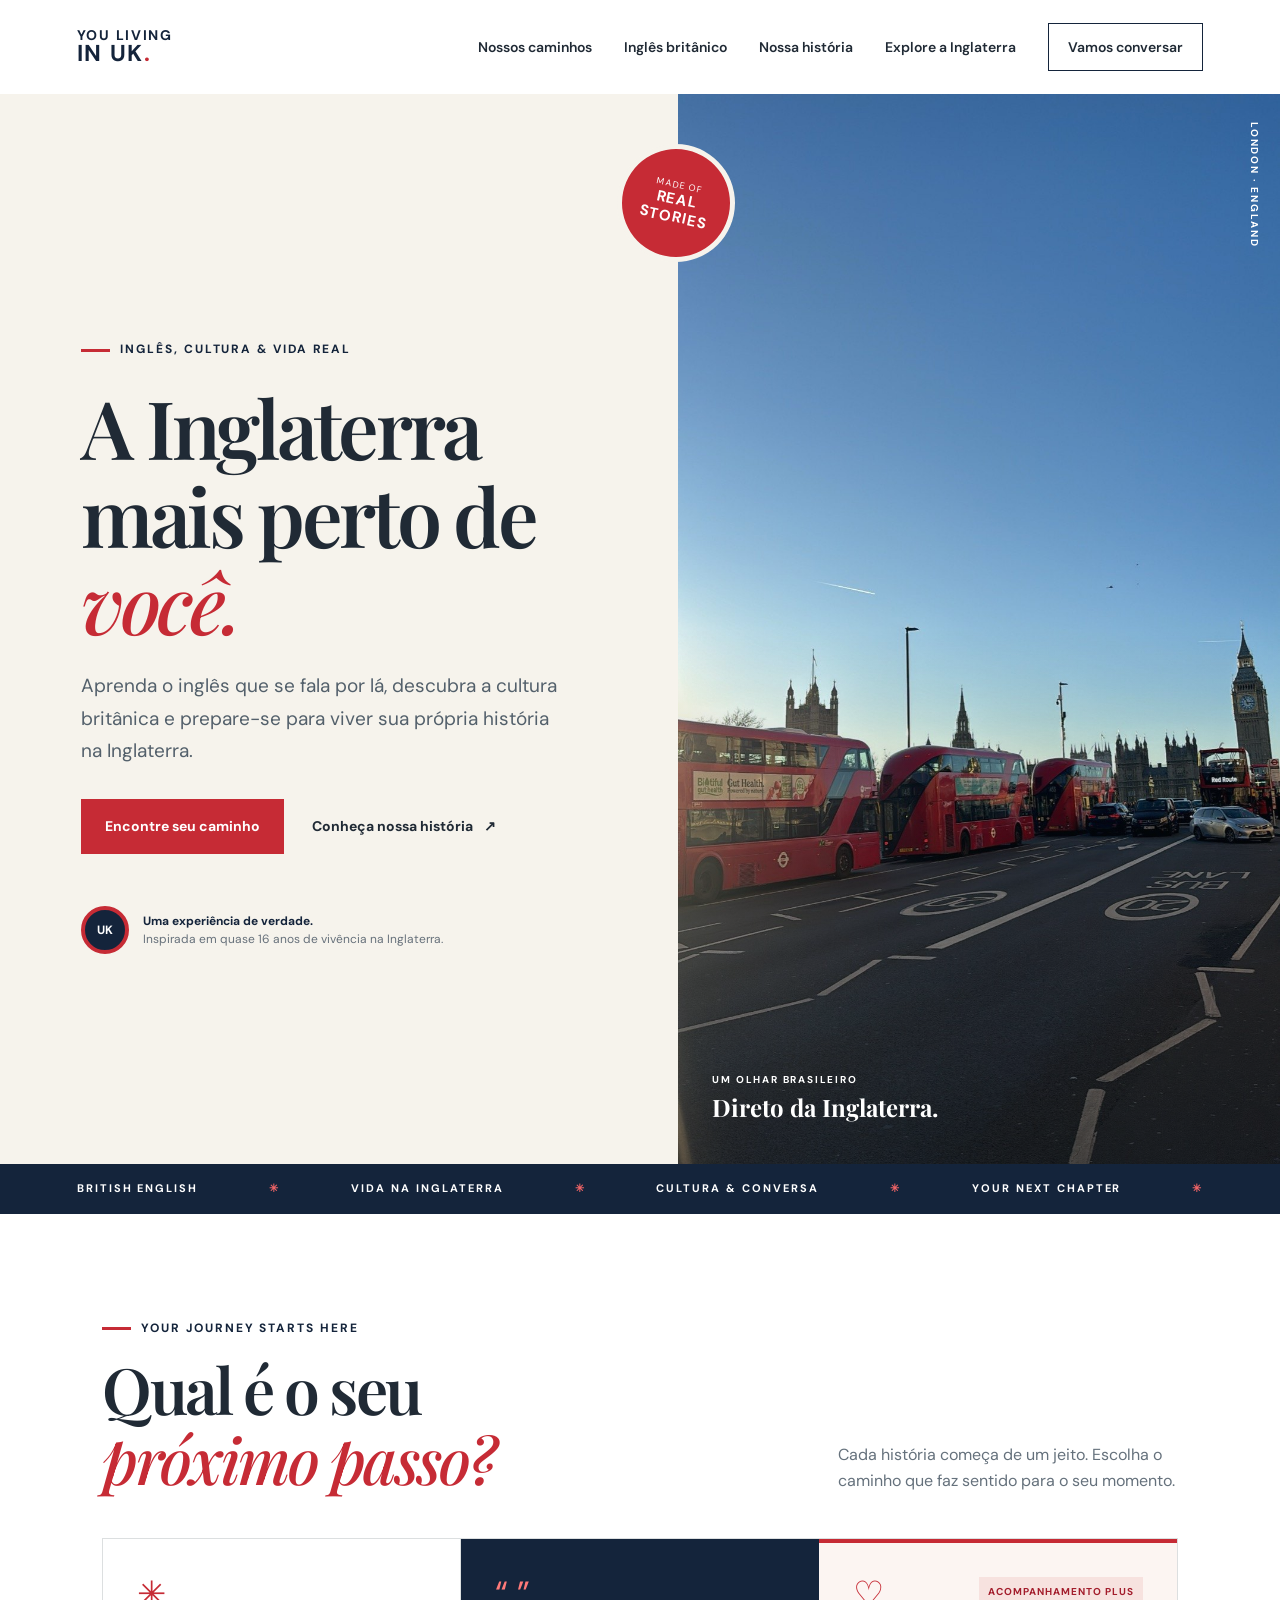
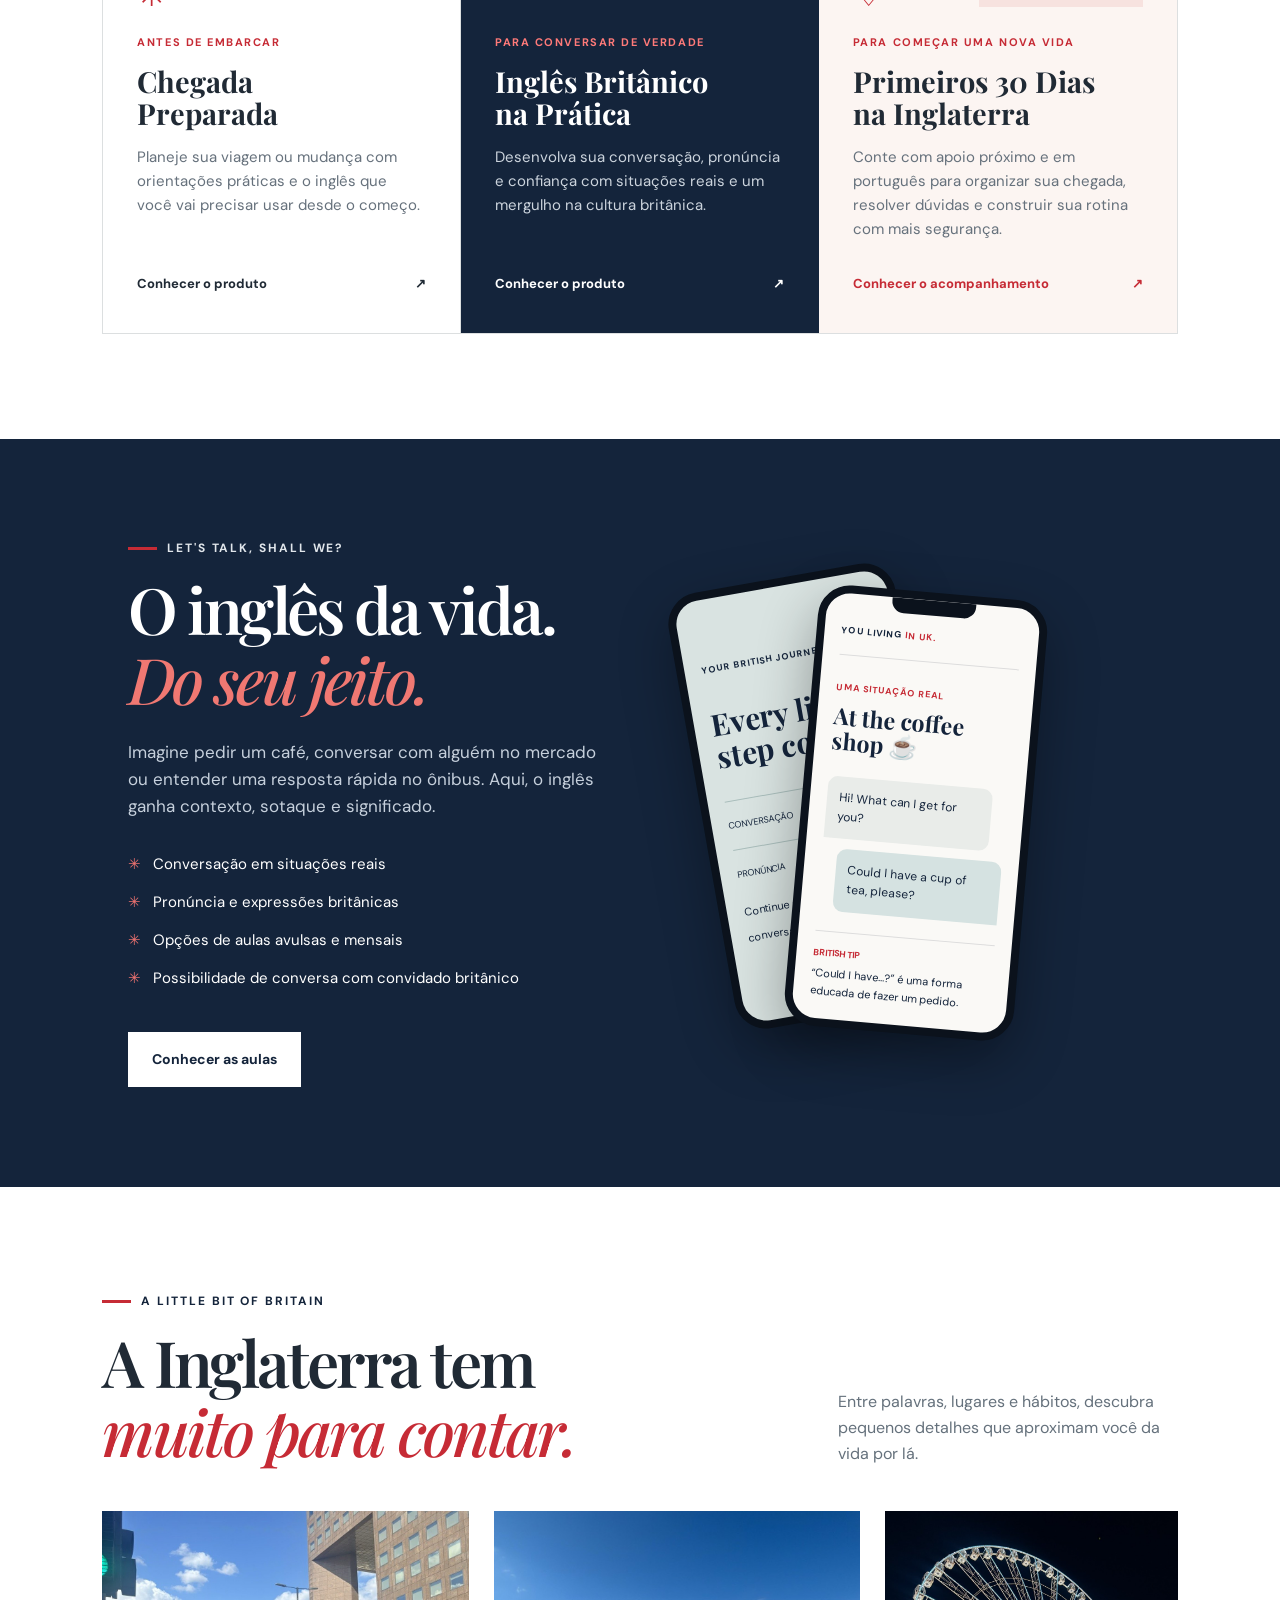
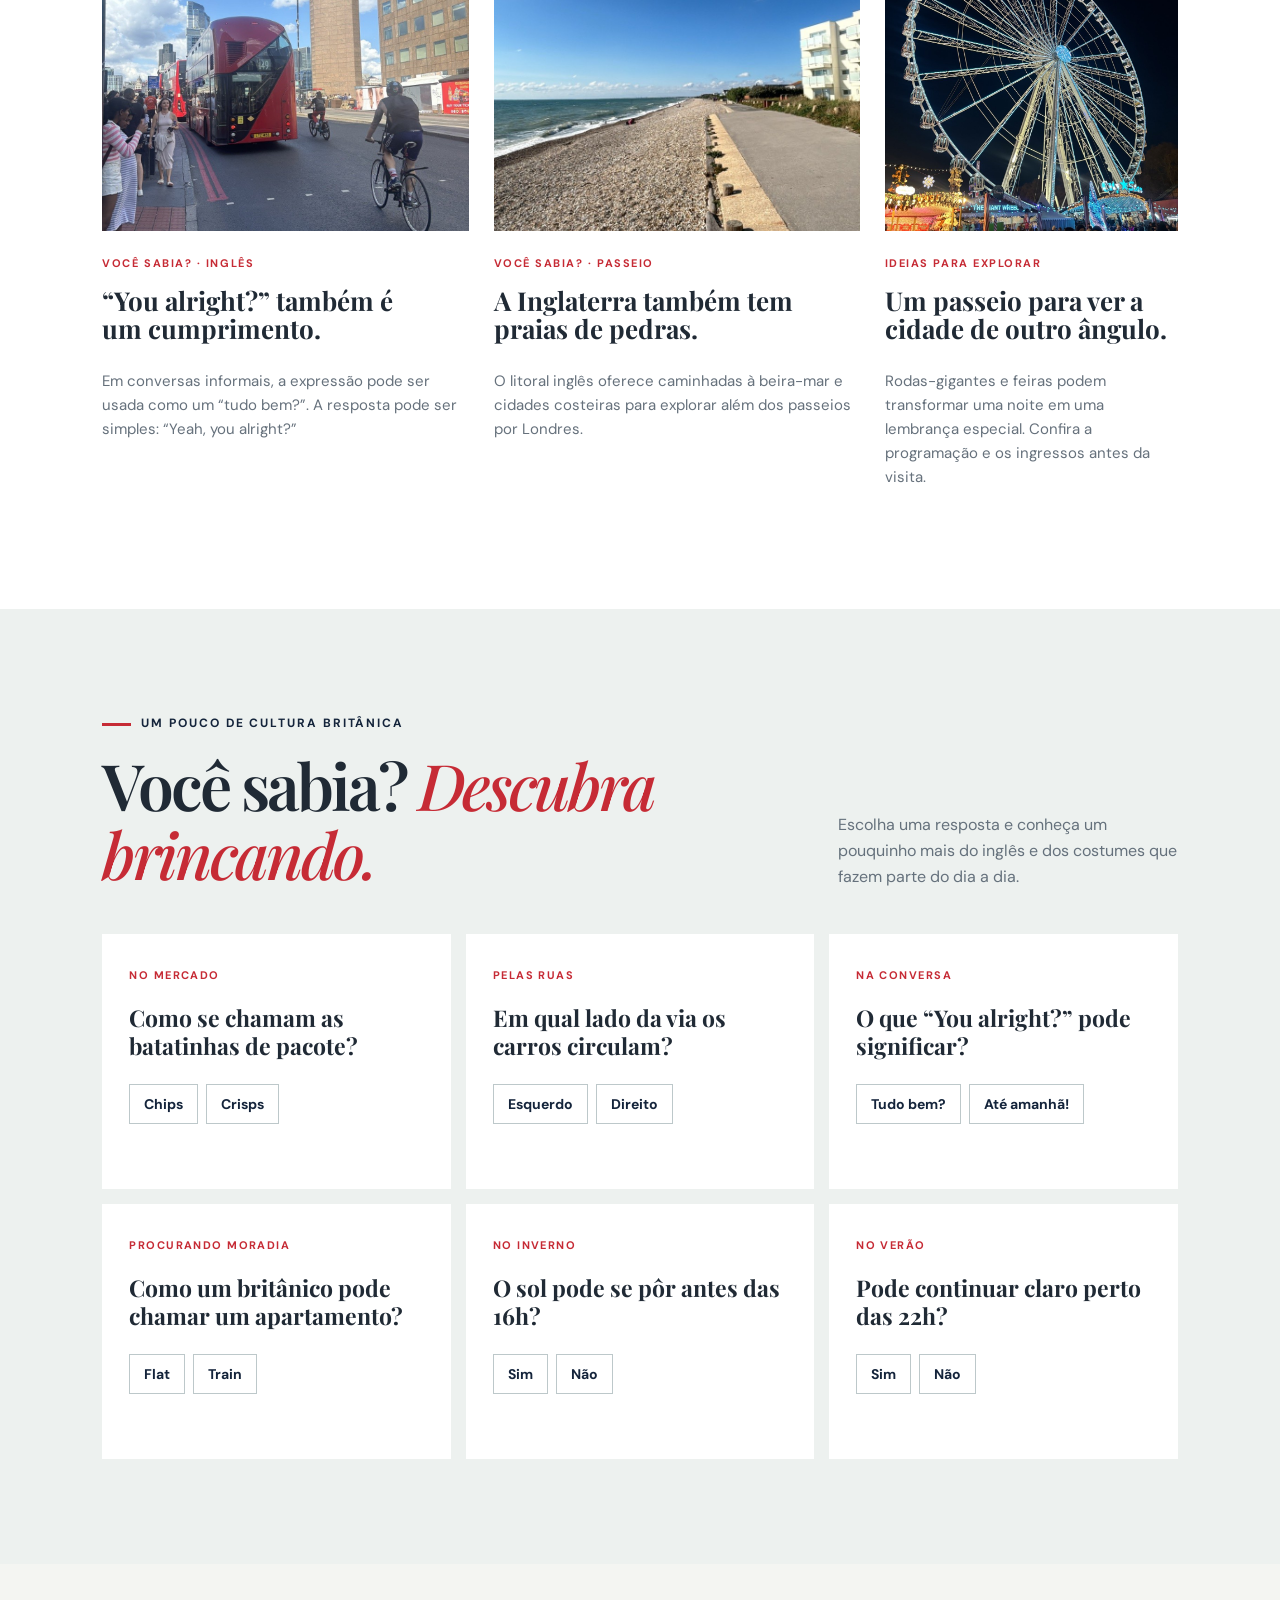
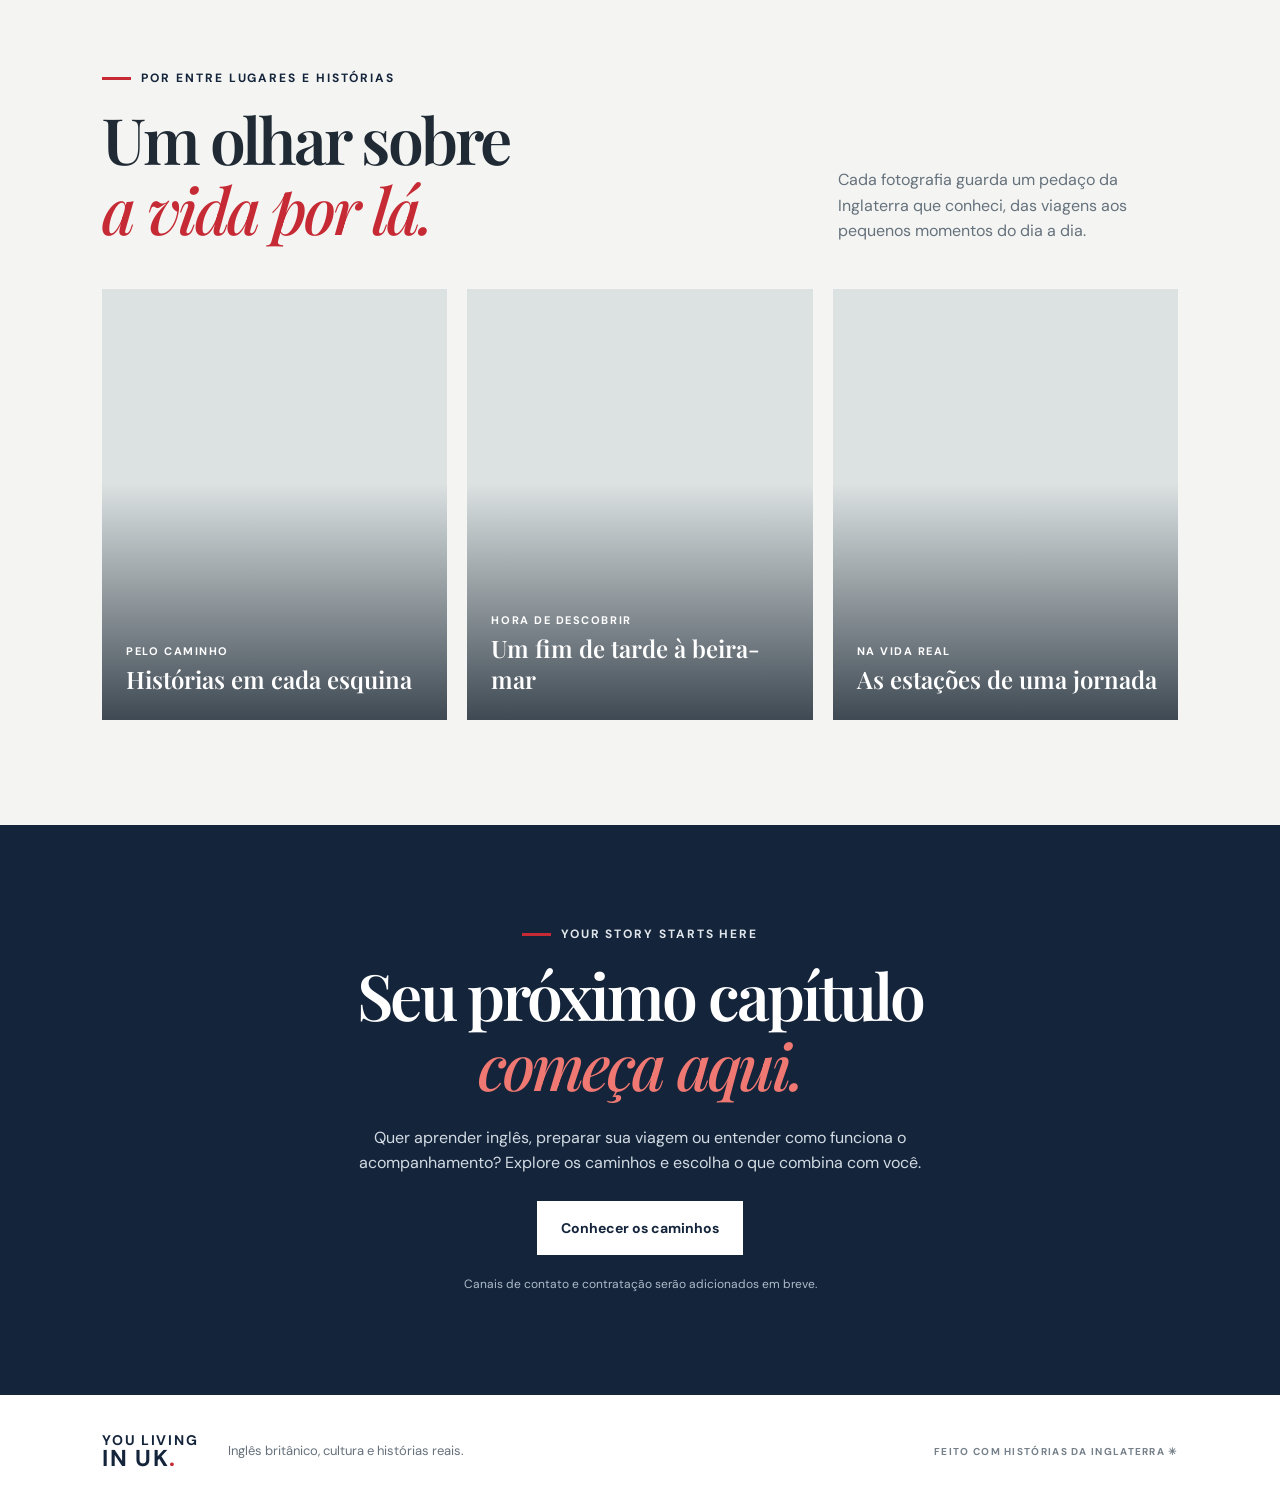
<file: index.html>
<!doctype html>
<html lang="pt-BR"><head><meta charset="utf-8"><meta http-equiv="Content-Security-Policy" content="default-src 'self'; script-src 'self'; style-src 'self'; font-src 'self'; img-src 'self'; connect-src 'none'; object-src 'none'; base-uri 'none'; form-action 'none'"><meta name="referrer" content="no-referrer"><meta name="viewport" content="width=device-width,initial-scale=1"><meta name="description" content="Inglês britânico, cultura inglesa e apoio para viver sua experiência na Inglaterra."><title>You Living in UK | Conheça a Inglaterra. Prepare-se para vivê-la.</title><link rel="stylesheet" href="fonts.css"><link rel="stylesheet" href="style.css"><script src="script.js" defer></script></head>
<body><header class="header"><a href="#inicio" class="brand" aria-label="You Living in UK, início"><span>YOU LIVING</span><b>IN UK<span class="brand-dot">.</span></b></a><button class="menu-toggle" aria-expanded="false" aria-controls="nav">Menu <span>☰</span></button><nav id="nav" aria-label="Navegação principal"><a href="#caminhos">Nossos caminhos</a><a href="#ingles">Inglês britânico</a><a href="nossa-historia.html">Nossa história</a><a href="#descubra">Explore a Inglaterra</a><a class="nav-cta" href="#contato">Vamos conversar</a></nav></header>
<main id="inicio"><section class="hero"><div class="hero-copy"><p class="eyebrow"><span class="red-line"></span> INGLÊS, CULTURA & VIDA REAL</p><h1>A Inglaterra<br>mais perto de <em>você.</em></h1><p class="hero-lead">Aprenda o inglês que se fala por lá, descubra a cultura britânica e prepare-se para viver sua própria história na Inglaterra.</p><div class="actions"><a class="button button-red" href="#caminhos">Encontre seu caminho</a><a class="text-link" href="nossa-historia.html">Conheça nossa história <span>↗</span></a></div><div class="hero-note"><span class="roundel">UK</span><p><strong>Uma experiência de verdade.</strong><br>Inspirada em quase 16 anos de vivência na Inglaterra.</p></div></div><div class="hero-visual"><img src="assets/westminster.jpg" alt="Ônibus vermelhos próximos ao Parlamento e ao Big Ben, em Londres"><div class="photo-label"><span>UM OLHAR BRASILEIRO</span><strong>Direto da Inglaterra.</strong></div><div class="vertical-note">LONDON · ENGLAND</div></div><div class="hero-stamp" aria-hidden="true">MADE OF<br><b>REAL<br>STORIES</b></div></section>
<div class="ticker" aria-hidden="true"><span>BRITISH ENGLISH</span><i>✳</i><span>VIDA NA INGLATERRA</span><i>✳</i><span>CULTURA & CONVERSA</span><i>✳</i><span>YOUR NEXT CHAPTER</span><i>✳</i></div>
<section id="caminhos" class="section paths"><div class="section-heading"><div><p class="eyebrow"><span class="red-line"></span> YOUR JOURNEY STARTS HERE</p><h2>Qual é o seu<br><em>próximo passo?</em></h2></div><p>Cada história começa de um jeito. Escolha o caminho que faz sentido para o seu momento.</p></div><div class="cards"><article class="card"><span class="card-icon">✳</span><p class="card-kicker">ANTES DE EMBARCAR</p><h3>Chegada<br>Preparada</h3><p>Planeje sua viagem ou mudança com orientações práticas e o inglês que você vai precisar usar desde o começo.</p><a href="chegada-preparada.html">Conhecer o produto <span>↗</span></a></article><article class="card card-blue"><span class="card-icon">“ ”</span><p class="card-kicker">PARA CONVERSAR DE VERDADE</p><h3>Inglês Britânico<br>na Prática</h3><p>Desenvolva sua conversação, pronúncia e confiança com situações reais e um mergulho na cultura britânica.</p><a href="ingles-britanico.html">Conhecer o produto <span>↗</span></a></article><article class="card card-plus"><div class="plus-top"><span class="card-icon">♡</span><span class="plus-badge">ACOMPANHAMENTO PLUS</span></div><p class="card-kicker">PARA COMEÇAR UMA NOVA VIDA</p><h3>Primeiros 30 Dias<br>na Inglaterra</h3><p>Conte com apoio próximo e em português para organizar sua chegada, resolver dúvidas e construir sua rotina com mais segurança.</p><a href="primeiros-30-dias.html">Conhecer o acompanhamento <span>↗</span></a></article></div></section>
<section id="ingles" class="english"><div class="english-copy"><p class="eyebrow light"><span class="red-line"></span> LET'S TALK, SHALL WE?</p><h2>O inglês da vida.<br><em>Do seu jeito.</em></h2><p>Imagine pedir um café, conversar com alguém no mercado ou entender uma resposta rápida no ônibus. Aqui, o inglês ganha contexto, sotaque e significado.</p><ul><li>Conversação em situações reais</li><li>Pronúncia e expressões britânicas</li><li>Opções de aulas avulsas e mensais</li><li>Possibilidade de conversa com convidado britânico</li></ul><a href="ingles-britanico.html" class="button button-white">Conhecer as aulas</a></div><div class="phone-area" aria-label="Ilustração de uma conversa em inglês"><div class="phone-back"><span>YOUR BRITISH JOURNEY</span><b>Every little<br>step counts.</b><div class="progress-row">CONVERSAÇÃO <strong>● ● ● ○</strong></div><div class="progress-row">PRONÚNCIA <strong>● ● ○ ○</strong></div><small>Continue praticando, uma conversa de cada vez.</small></div><div class="phone"><div class="phone-notch"></div><div class="phone-top">YOU LIVING <b>IN UK.</b></div><span class="phone-tag">UMA SITUAÇÃO REAL</span><h3>At the coffee shop ☕</h3><div class="bubble">Hi! What can I get for you?</div><div class="bubble reply">Could I have a cup of tea, please?</div><div class="phone-tip"><b>BRITISH TIP</b><p>“Could I have…?” é uma forma educada de fazer um pedido.</p></div></div></div></section>
<section id="descubra" class="section discover"><div class="section-heading"><div><p class="eyebrow"><span class="red-line"></span> A LITTLE BIT OF BRITAIN</p><h2>A Inglaterra tem<br><em>muito para contar.</em></h2></div><p>Entre palavras, lugares e hábitos, descubra pequenos detalhes que aproximam você da vida por lá.</p></div><div class="editorial"><article><div class="editorial-img"><img src="assets/onibus.jpg" alt="Ônibus vermelho em uma rua de Londres"></div><p class="card-kicker">VOCÊ SABIA? · INGLÊS</p><h3>“You alright?” também é um cumprimento.</h3><p>Em conversas informais, a expressão pode ser usada como um “tudo bem?”. A resposta pode ser simples: “Yeah, you alright?”</p></article><article><div class="editorial-img"><img src="assets/costa.jpg" alt="Caminho à beira de uma praia inglesa"></div><p class="card-kicker">VOCÊ SABIA? · PASSEIO</p><h3>A Inglaterra também tem praias de pedras.</h3><p>O litoral inglês oferece caminhadas à beira-mar e cidades costeiras para explorar além dos passeios por Londres.</p></article><article><div class="editorial-img"><img src="assets/passeio.jpg" alt="Roda-gigante iluminada em um passeio noturno"></div><p class="card-kicker">IDEIAS PARA EXPLORAR</p><h3>Um passeio para ver a cidade de outro ângulo.</h3><p>Rodas-gigantes e feiras podem transformar uma noite em uma lembrança especial. Confira a programação e os ingressos antes da visita.</p></article></div></section><section class="section quiz-section" aria-labelledby="quiz-title"><div class="section-heading"><div><p class="eyebrow"><span class="red-line"></span> UM POUCO DE CULTURA BRITÂNICA</p><h2 id="quiz-title">Você sabia? <em>Descubra brincando.</em></h2></div><p>Escolha uma resposta e conheça um pouquinho mais do inglês e dos costumes que fazem parte do dia a dia.</p></div><div class="quiz-grid"><article class="quiz-card" data-answer="crisps" data-explanation="No inglês britânico, crisps são as batatinhas de pacote. Chips normalmente são as batatas fritas servidas quentes."><span class="quiz-label">NO MERCADO</span><h3>Como se chamam as batatinhas de pacote?</h3><div class="quiz-options"><button type="button" data-choice="chips">Chips</button><button type="button" data-choice="crisps">Crisps</button></div><p class="quiz-feedback" aria-live="polite"></p></article><article class="quiz-card" data-answer="left" data-explanation="Na Inglaterra, os veículos circulam pelo lado esquerdo. Ao atravessar, observe as sinalizações e confira os dois lados."><span class="quiz-label">PELAS RUAS</span><h3>Em qual lado da via os carros circulam?</h3><div class="quiz-options"><button type="button" data-choice="left">Esquerdo</button><button type="button" data-choice="right">Direito</button></div><p class="quiz-feedback" aria-live="polite"></p></article><article class="quiz-card" data-answer="hello" data-explanation="You alright? pode ser uma maneira informal de dizer ‘tudo bem?’ e iniciar uma conversa."><span class="quiz-label">NA CONVERSA</span><h3>O que “You alright?” pode significar?</h3><div class="quiz-options"><button type="button" data-choice="hello">Tudo bem?</button><button type="button" data-choice="bye">Até amanhã!</button></div><p class="quiz-feedback" aria-live="polite"></p></article><article class="quiz-card" data-answer="flat" data-explanation="No inglês britânico, flat é uma palavra comum para apartamento. Apartment também é compreendido."><span class="quiz-label">PROCURANDO MORADIA</span><h3>Como um britânico pode chamar um apartamento?</h3><div class="quiz-options"><button type="button" data-choice="flat">Flat</button><button type="button" data-choice="train">Train</button></div><p class="quiz-feedback" aria-live="polite"></p></article><article class="quiz-card" data-answer="cedo" data-explanation="Em Londres, perto do inverno, o sol pode se pôr por volta das 15h50. Depois do pôr do sol, ainda há um período de claridade. O horário varia conforme a cidade e a data."><span class="quiz-label">NO INVERNO</span><h3>O sol pode se pôr antes das 16h?</h3><div class="quiz-options"><button type="button" data-choice="cedo">Sim</button><button type="button" data-choice="tarde">Não</button></div><p class="quiz-feedback" aria-live="polite"></p></article><article class="quiz-card" data-answer="claro" data-explanation="Em Londres, perto do auge do verão, o sol se põe depois das 21h e o céu pode continuar claro até perto das 22h. Os horários mudam com a data e a região."><span class="quiz-label">NO VERÃO</span><h3>Pode continuar claro perto das 22h?</h3><div class="quiz-options"><button type="button" data-choice="claro">Sim</button><button type="button" data-choice="escuro">Não</button></div><p class="quiz-feedback" aria-live="polite"></p></article></div></section><section class="section moments"><div class="section-heading"><div><p class="eyebrow"><span class="red-line"></span> POR ENTRE LUGARES E HISTÓRIAS</p><h2>Um olhar sobre<br><em>a vida por lá.</em></h2></div><p>Cada fotografia guarda um pedaço da Inglaterra que conheci, das viagens aos pequenos momentos do dia a dia.</p></div><div class="moments-grid"><figure><img src="assets/igreja.jpg" alt="Igreja de pedra cercada por árvores em um dia ensolarado" loading="lazy"><figcaption><span>PELO CAMINHO</span><strong>Histórias em cada esquina</strong></figcaption></figure><figure><img src="assets/marina.jpg" alt="Barcos em uma marina ao pôr do sol" loading="lazy"><figcaption><span>HORA DE DESCOBRIR</span><strong>Um fim de tarde à beira-mar</strong></figcaption></figure><figure><img src="assets/estacao-inverno.jpg" alt="Trem em uma estação durante uma noite de neve" loading="lazy"><figcaption><span>NA VIDA REAL</span><strong>As estações de uma jornada</strong></figcaption></figure></div></section><section id="contato" class="contact"><p class="eyebrow light"><span class="red-line"></span> YOUR STORY STARTS HERE</p><h2>Seu próximo capítulo<br><em>começa aqui.</em></h2><p>Quer aprender inglês, preparar sua viagem ou entender como funciona o acompanhamento? Explore os caminhos e escolha o que combina com você.</p><a href="#caminhos" class="button button-white">Conhecer os caminhos</a><p class="contact-note">Canais de contato e contratação serão adicionados em breve.</p></section></main><footer><a class="brand footer-brand" href="#inicio"><span>YOU LIVING</span><b>IN UK<span class="brand-dot">.</span></b></a><p>Inglês britânico, cultura e histórias reais.</p><span>FEITO COM HISTÓRIAS DA INGLATERRA ✳</span></footer></body></html>
</file>
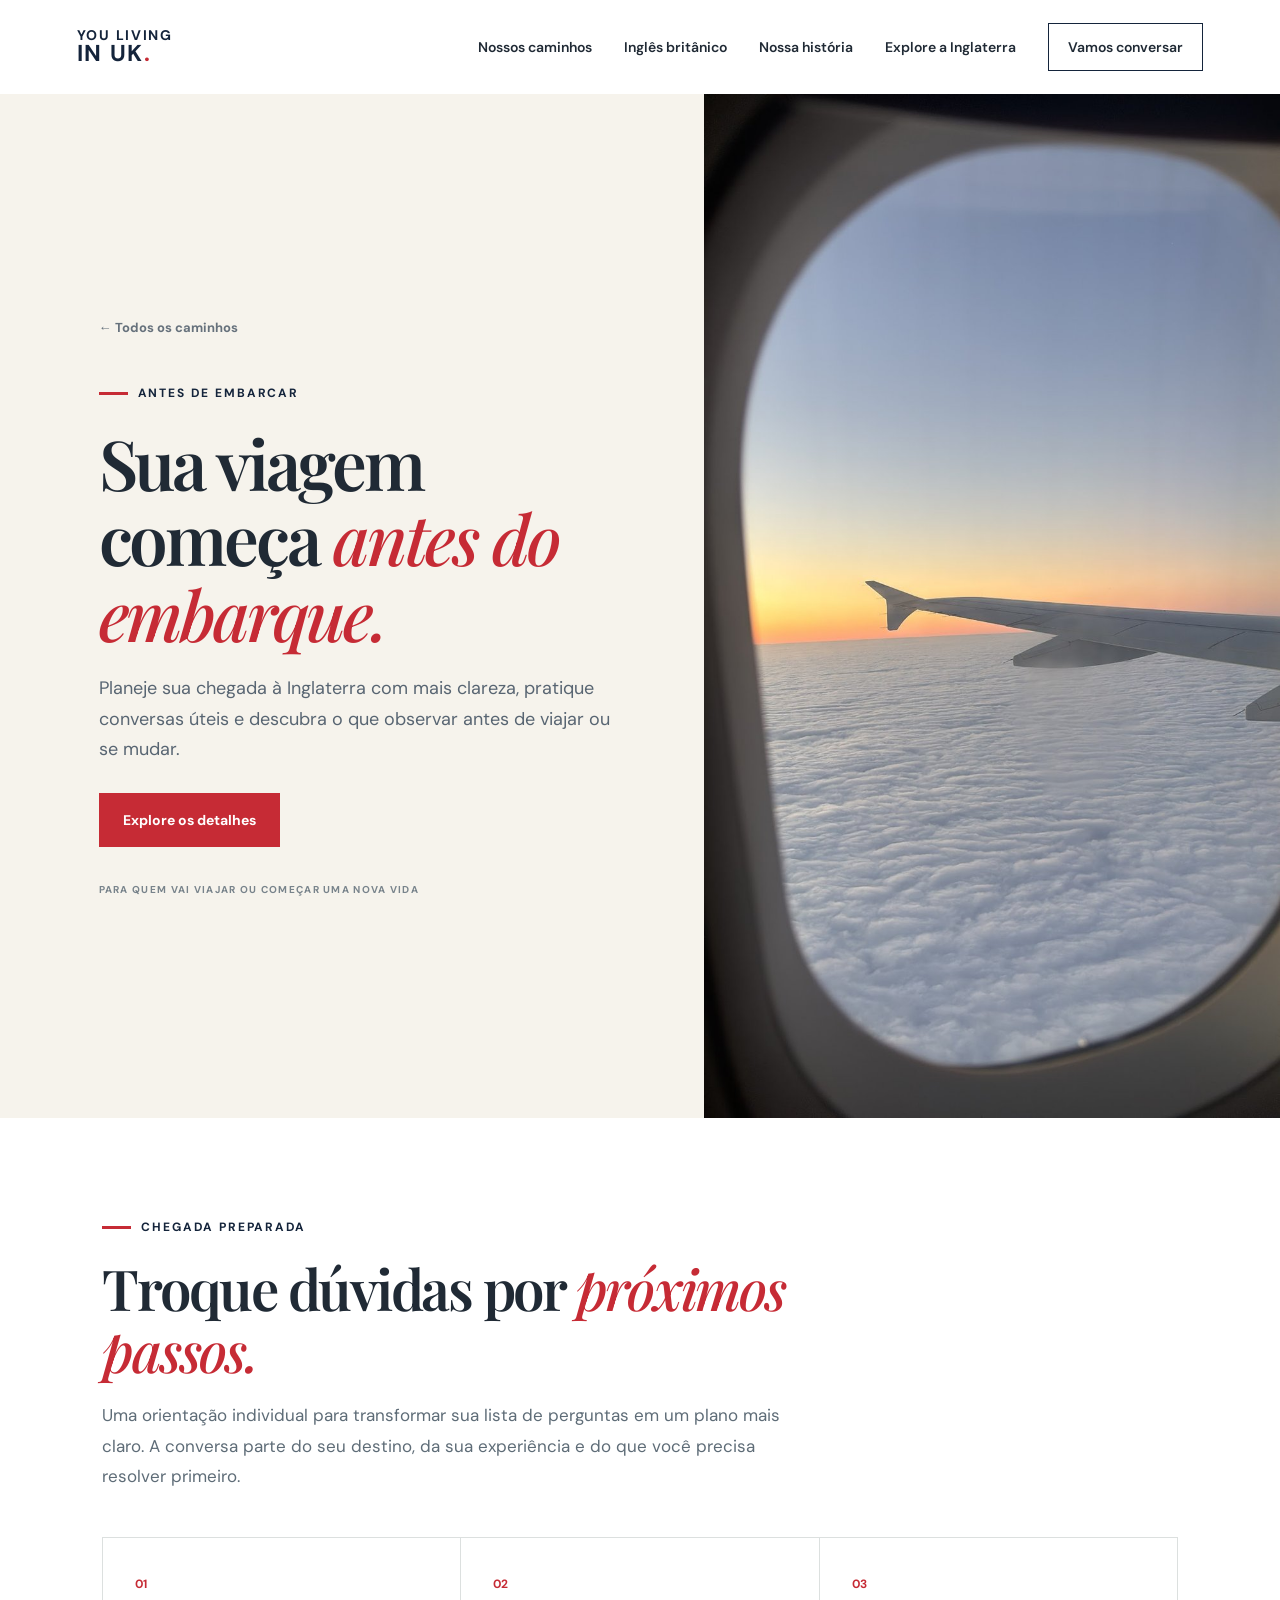
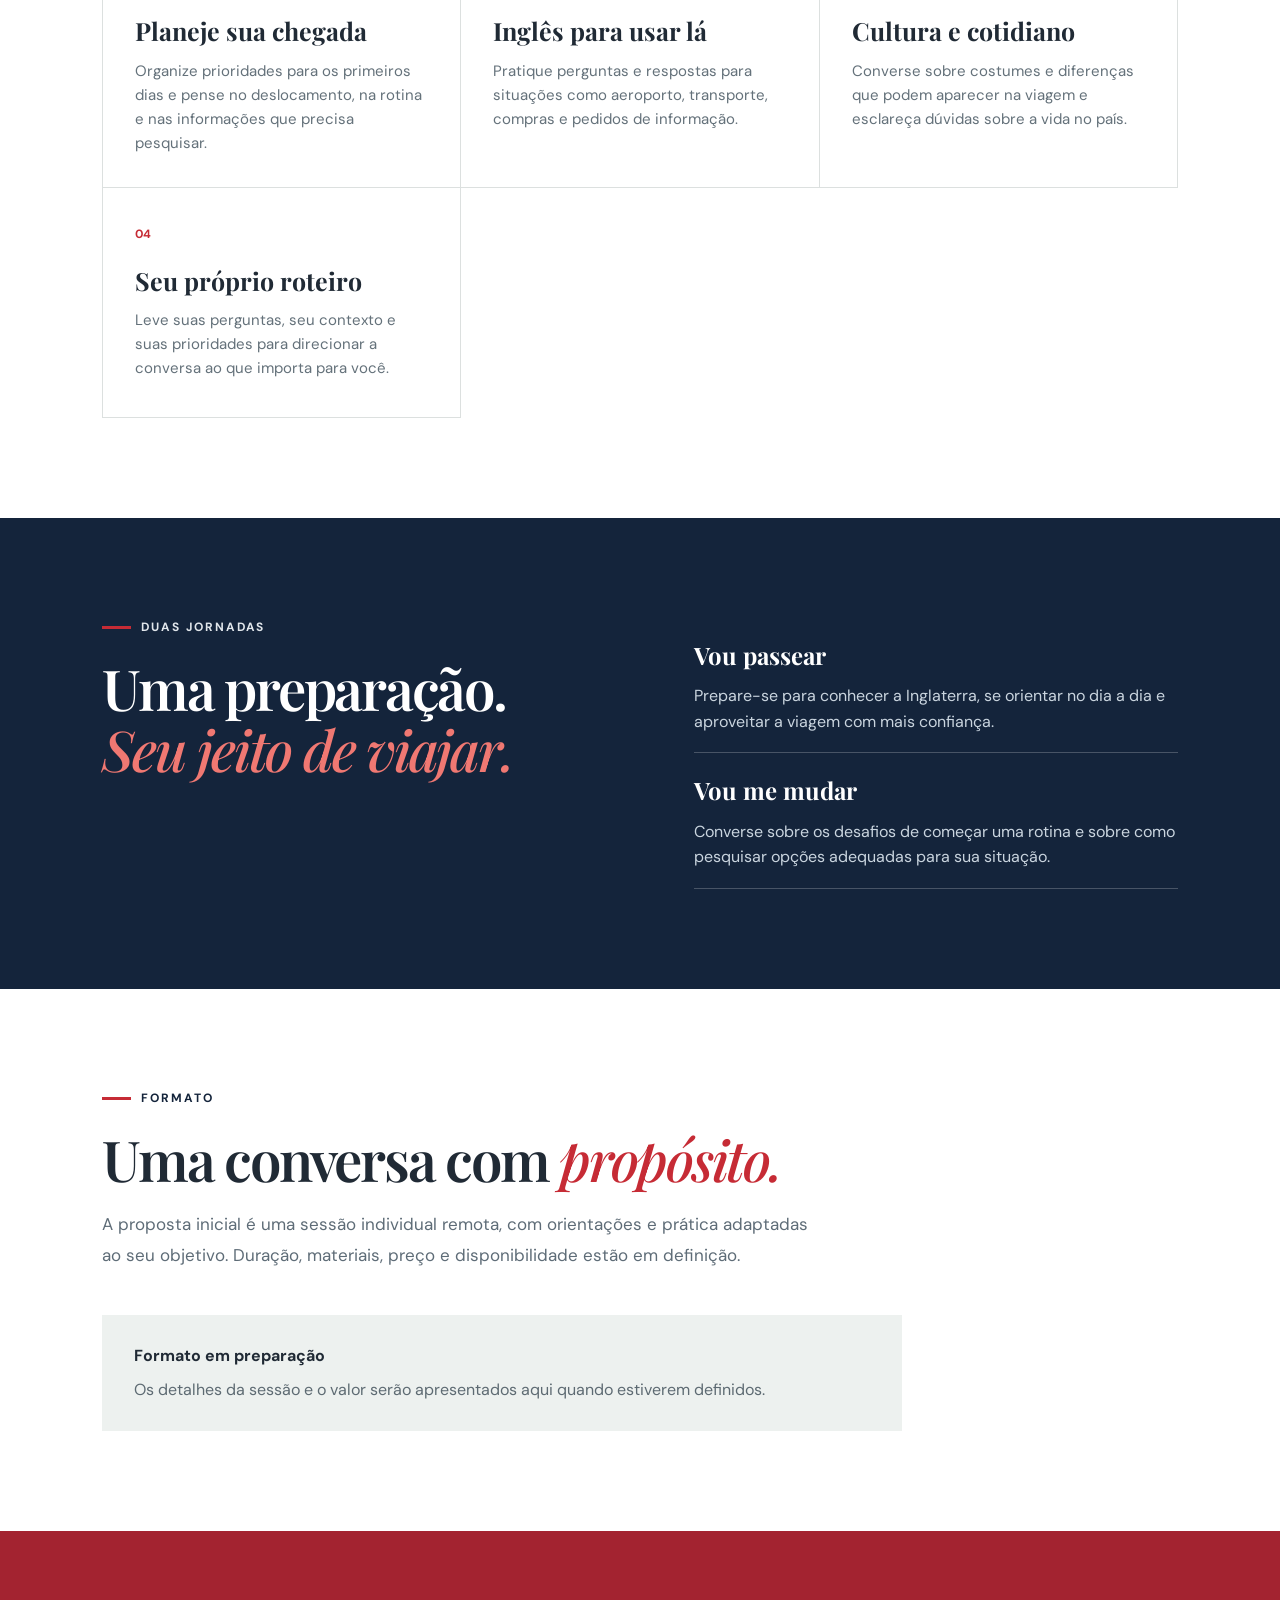
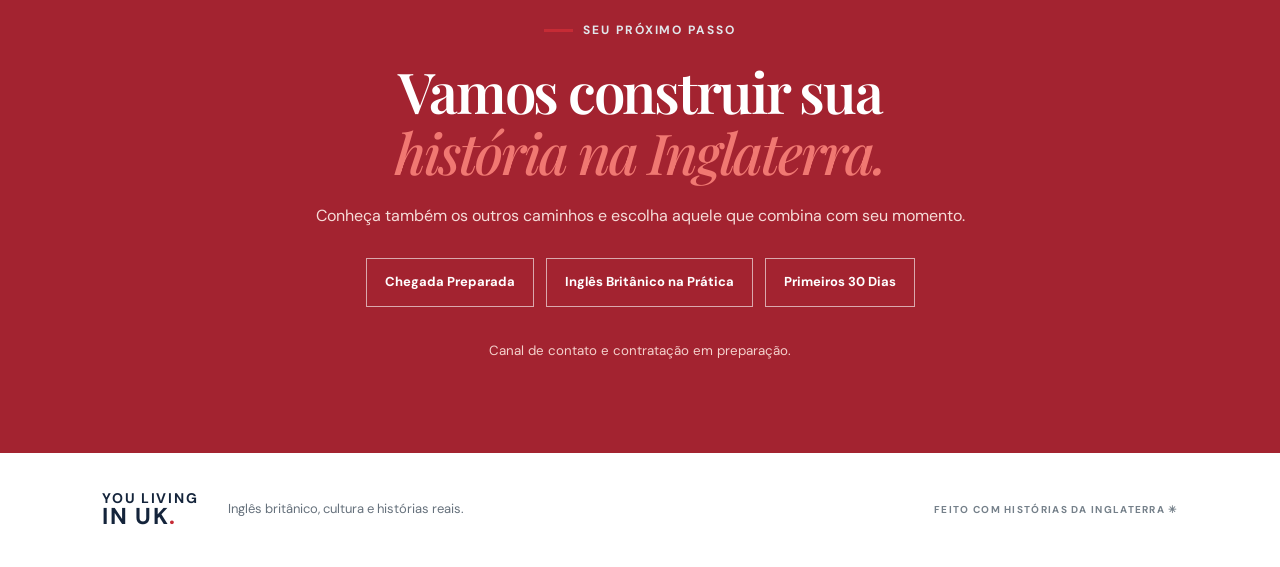
<file: chegada-preparada.html>
<!doctype html><html lang="pt-BR"><head><meta charset="utf-8"><meta http-equiv="Content-Security-Policy" content="default-src 'self'; script-src 'self'; style-src 'self'; font-src 'self'; img-src 'self'; connect-src 'none'; object-src 'none'; base-uri 'none'; form-action 'none'"><meta name="referrer" content="no-referrer"><meta name="viewport" content="width=device-width,initial-scale=1"><meta name="description" content="Planeje sua chegada à Inglaterra com mais clareza, pratique conversas úteis e descubra o que observar antes de viajar ou se mudar."><title>Chegada Preparada | You Living in UK</title><link rel="stylesheet" href="fonts.css"><link rel="stylesheet" href="style.css"><script src="script.js" defer></script></head><body><header class="header"><a href="index.html" class="brand" aria-label="You Living in UK, início"><span>YOU LIVING</span><b>IN UK<span class="brand-dot">.</span></b></a><button class="menu-toggle" aria-expanded="false" aria-controls="nav">Menu <span>☰</span></button><nav id="nav" aria-label="Navegação principal"><a href="index.html#caminhos">Nossos caminhos</a><a href="ingles-britanico.html">Inglês britânico</a><a href="nossa-historia.html">Nossa história</a><a href="index.html#descubra">Explore a Inglaterra</a><a class="nav-cta" href="index.html#contato">Vamos conversar</a></nav></header><main><section class="product-hero"><div class="product-intro"><a class="back-link" href="index.html#caminhos">← Todos os caminhos</a><p class="eyebrow"><span class="red-line"></span> ANTES DE EMBARCAR</p><h1>Sua viagem começa <em>antes do embarque.</em></h1><p class="product-lead">Planeje sua chegada à Inglaterra com mais clareza, pratique conversas úteis e descubra o que observar antes de viajar ou se mudar.</p><a class="button button-red" href="#detalhes">Explore os detalhes</a><p class="product-badge">PARA QUEM VAI VIAJAR OU COMEÇAR UMA NOVA VIDA</p></div><div class="product-image"><img src="assets/viagem-aviao.jpg" alt="Vista da asa do avião ao pôr do sol, acima das nuvens"></div></section><section id="detalhes" class="product-section"><div class="product-heading"><p class="eyebrow"><span class="red-line"></span> CHEGADA PREPARADA</p><h2>Troque dúvidas por <em>próximos passos.</em></h2><p>Uma orientação individual para transformar sua lista de perguntas em um plano mais claro. A conversa parte do seu destino, da sua experiência e do que você precisa resolver primeiro.</p></div><div class="feature-grid"><article><span>01</span><h3>Planeje sua chegada</h3><p>Organize prioridades para os primeiros dias e pense no deslocamento, na rotina e nas informações que precisa pesquisar.</p></article><article><span>02</span><h3>Inglês para usar lá</h3><p>Pratique perguntas e respostas para situações como aeroporto, transporte, compras e pedidos de informação.</p></article><article><span>03</span><h3>Cultura e cotidiano</h3><p>Converse sobre costumes e diferenças que podem aparecer na viagem e esclareça dúvidas sobre a vida no país.</p></article><article><span>04</span><h3>Seu próprio roteiro</h3><p>Leve suas perguntas, seu contexto e suas prioridades para direcionar a conversa ao que importa para você.</p></article></div></section><section class="product-band"><div><p class="eyebrow light"><span class="red-line"></span> DUAS JORNADAS</p><h2>Uma preparação.<br><em>Seu jeito de viajar.</em></h2></div><div class="journey-list"><div><b>Vou passear</b><p>Prepare-se para conhecer a Inglaterra, se orientar no dia a dia e aproveitar a viagem com mais confiança.</p></div><div><b>Vou me mudar</b><p>Converse sobre os desafios de começar uma rotina e sobre como pesquisar opções adequadas para sua situação.</p></div></div></section><section class="product-section"><div class="product-heading"><p class="eyebrow"><span class="red-line"></span> FORMATO</p><h2>Uma conversa com <em>propósito.</em></h2><p>A proposta inicial é uma sessão individual remota, com orientações e prática adaptadas ao seu objetivo. Duração, materiais, preço e disponibilidade estão em definição.</p></div><div class="info-box"><strong>Formato em preparação</strong><p>Os detalhes da sessão e o valor serão apresentados aqui quando estiverem definidos.</p></div></section><section class="product-end"><p class="eyebrow light"><span class="red-line"></span> SEU PRÓXIMO PASSO</p><h2>Vamos construir sua<br><em>história na Inglaterra.</em></h2><p>Conheça também os outros caminhos e escolha aquele que combina com seu momento.</p><div class="product-links"><a href="chegada-preparada.html">Chegada Preparada</a><a href="ingles-britanico.html">Inglês Britânico na Prática</a><a href="primeiros-30-dias.html">Primeiros 30 Dias</a></div><small>Canal de contato e contratação em preparação.</small></section></main><footer><a class="brand footer-brand" href="index.html"><span>YOU LIVING</span><b>IN UK<span class="brand-dot">.</span></b></a><p>Inglês britânico, cultura e histórias reais.</p><span>FEITO COM HISTÓRIAS DA INGLATERRA ✳</span></footer></body></html>
</file>
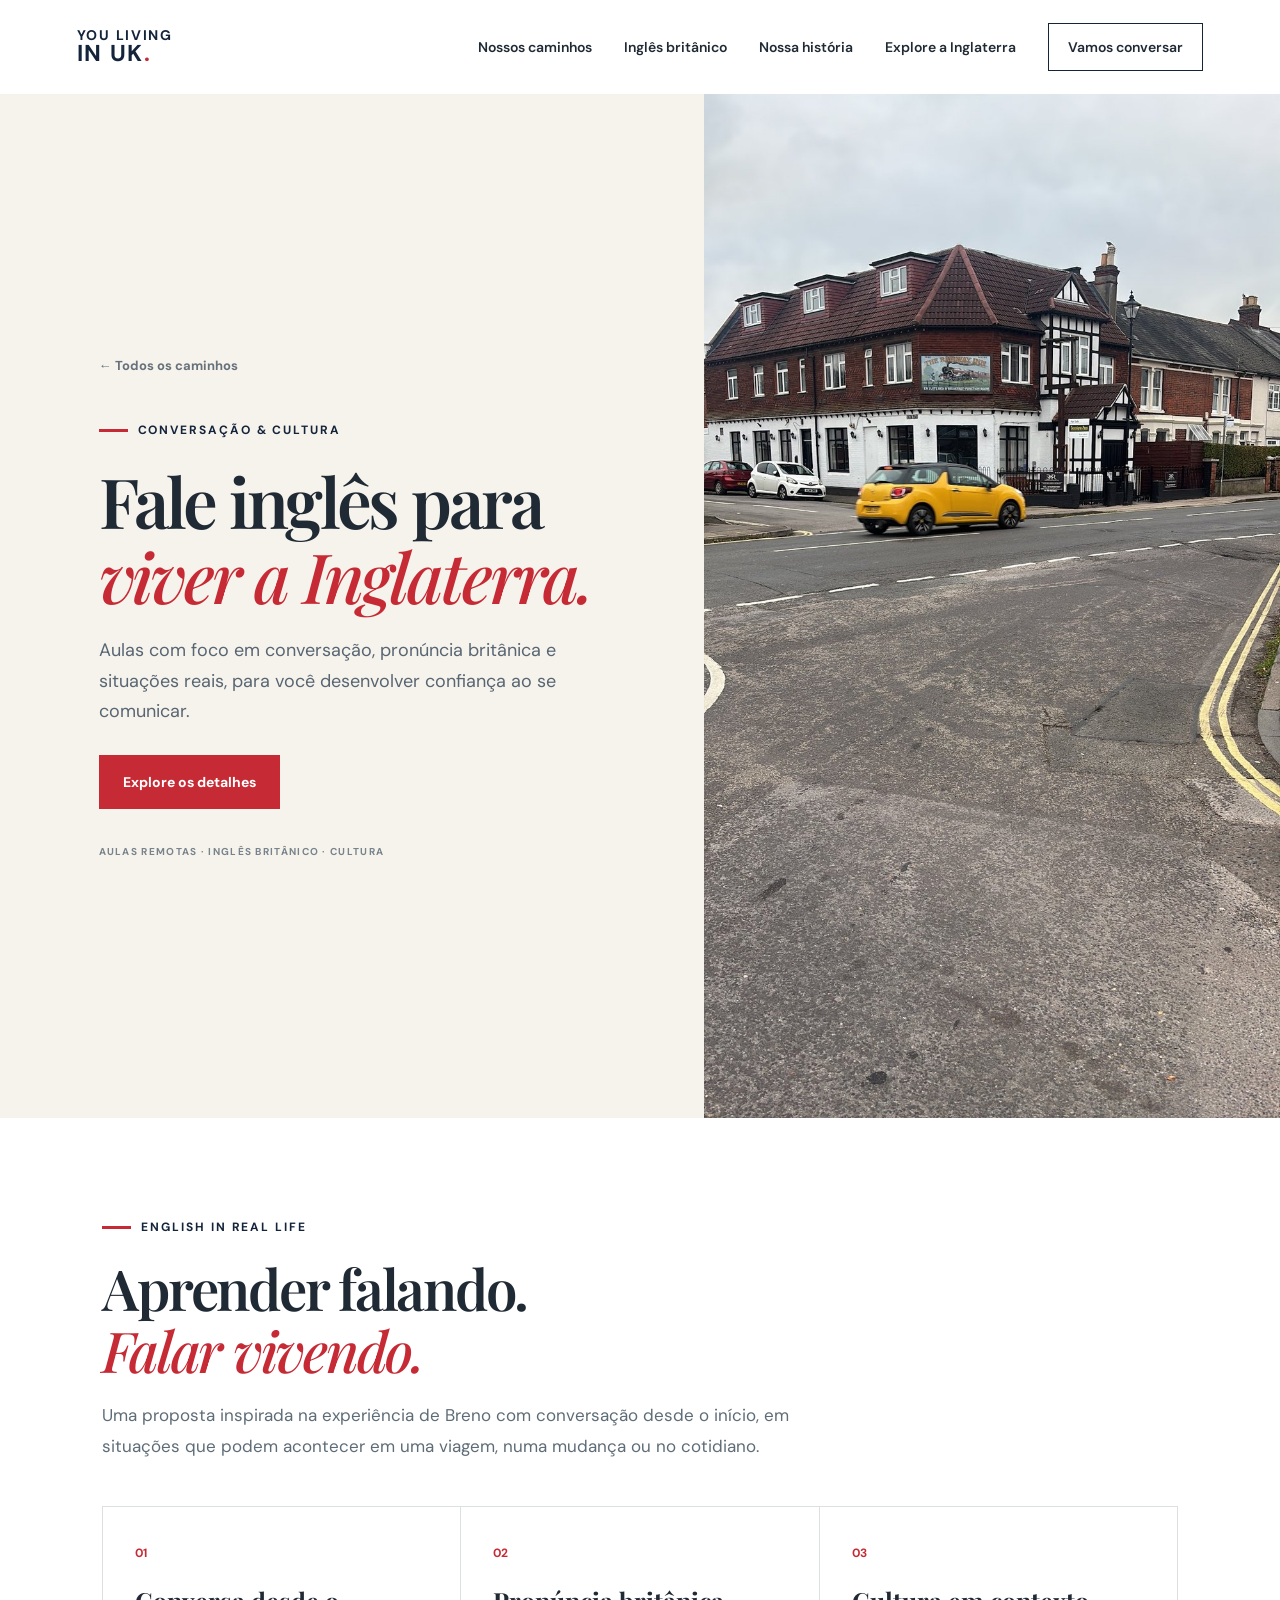
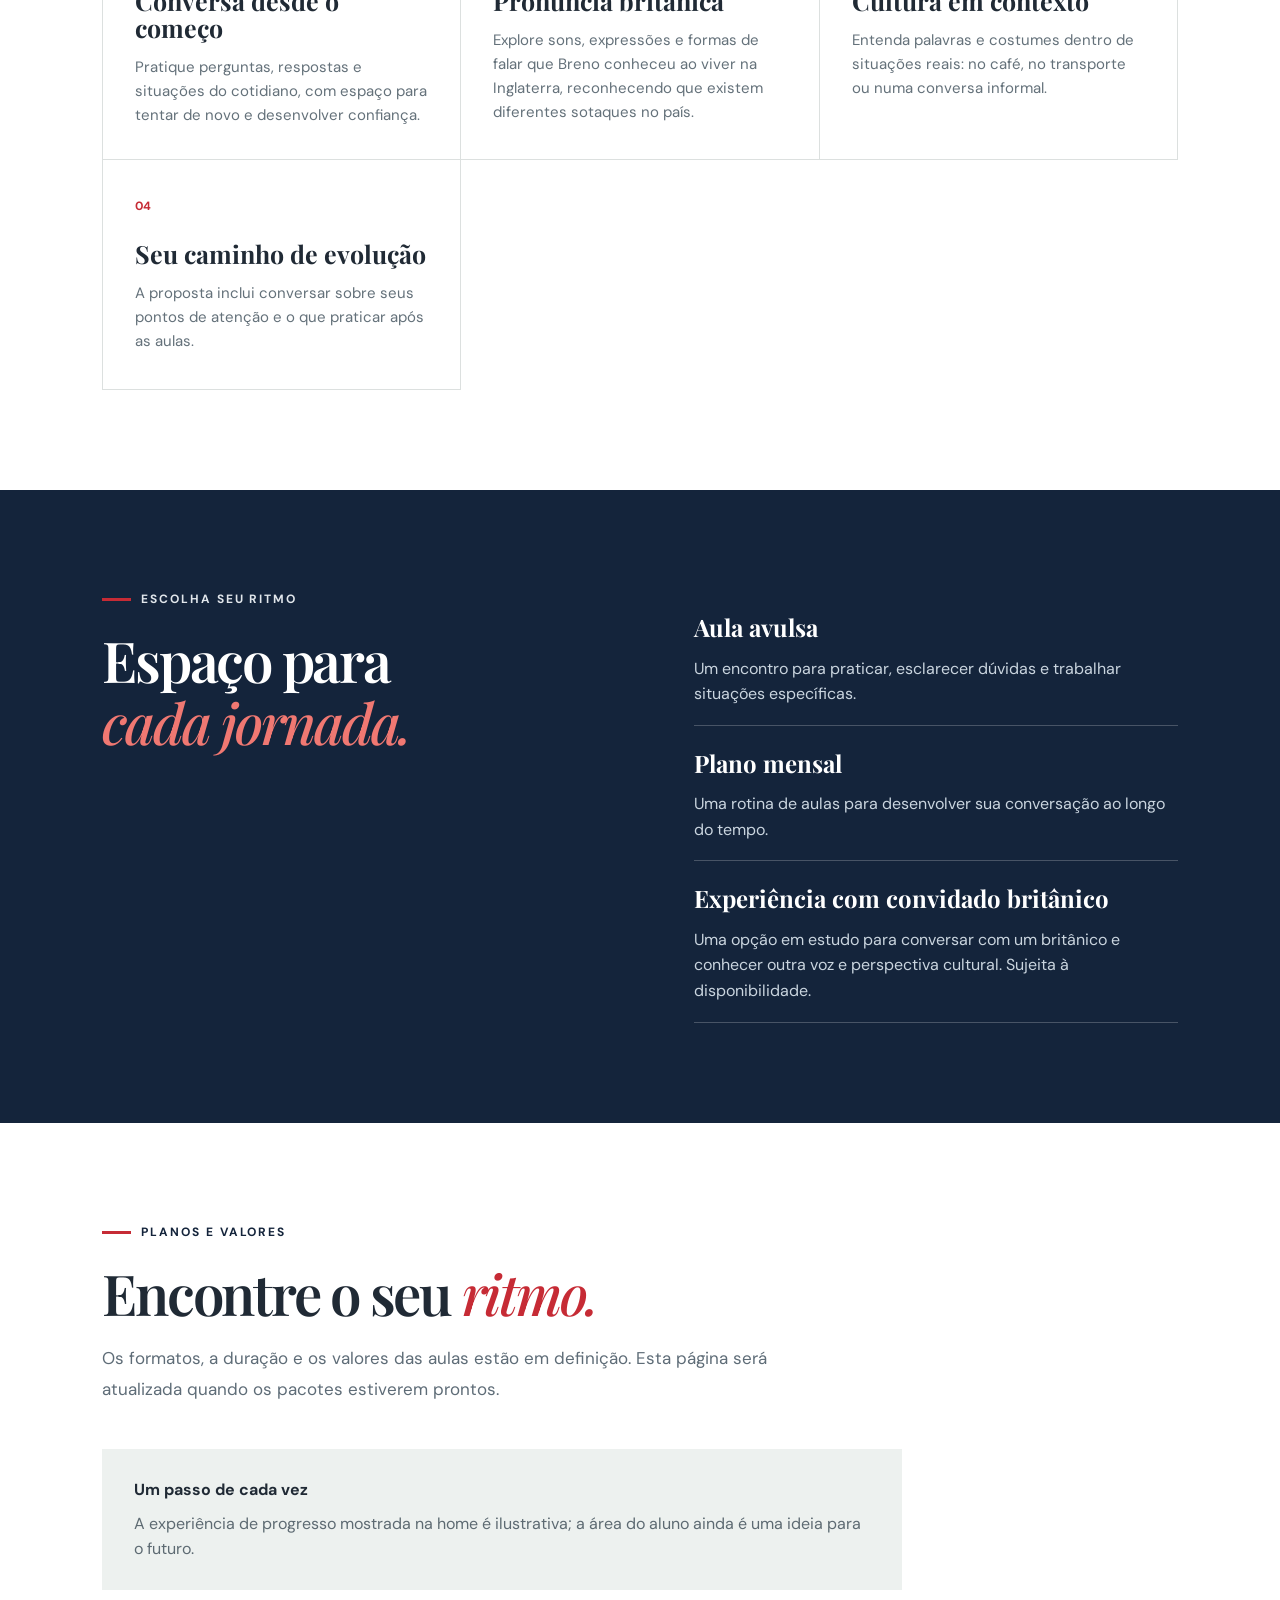
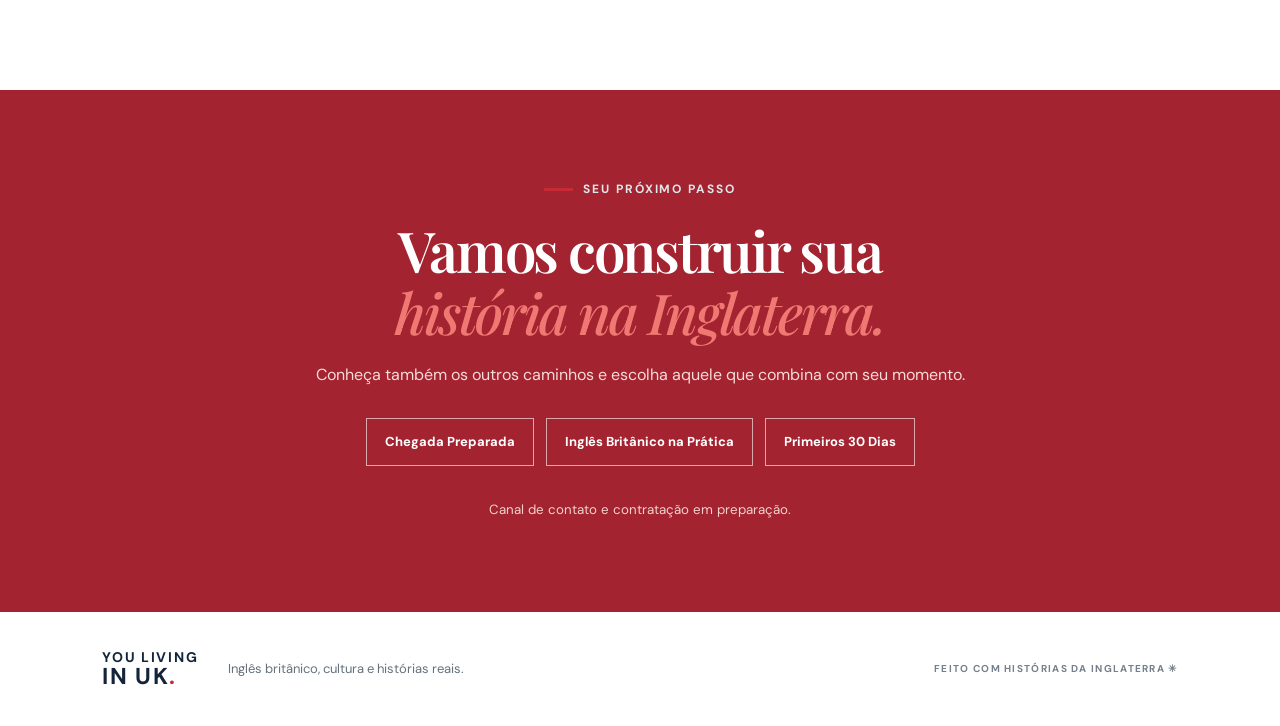
<file: ingles-britanico.html>
<!doctype html><html lang="pt-BR"><head><meta charset="utf-8"><meta http-equiv="Content-Security-Policy" content="default-src 'self'; script-src 'self'; style-src 'self'; font-src 'self'; img-src 'self'; connect-src 'none'; object-src 'none'; base-uri 'none'; form-action 'none'"><meta name="referrer" content="no-referrer"><meta name="viewport" content="width=device-width,initial-scale=1"><meta name="description" content="Aulas com foco em conversação, pronúncia britânica e situações reais, para você desenvolver confiança ao se comunicar."><title>Inglês Britânico na Prática | You Living in UK</title><link rel="stylesheet" href="fonts.css"><link rel="stylesheet" href="style.css"><script src="script.js" defer></script></head><body><header class="header"><a href="index.html" class="brand" aria-label="You Living in UK, início"><span>YOU LIVING</span><b>IN UK<span class="brand-dot">.</span></b></a><button class="menu-toggle" aria-expanded="false" aria-controls="nav">Menu <span>☰</span></button><nav id="nav" aria-label="Navegação principal"><a href="index.html#caminhos">Nossos caminhos</a><a href="ingles-britanico.html">Inglês britânico</a><a href="nossa-historia.html">Nossa história</a><a href="index.html#descubra">Explore a Inglaterra</a><a class="nav-cta" href="index.html#contato">Vamos conversar</a></nav></header><main><section class="product-hero"><div class="product-intro"><a class="back-link" href="index.html#caminhos">← Todos os caminhos</a><p class="eyebrow"><span class="red-line"></span> CONVERSAÇÃO & CULTURA</p><h1>Fale inglês para <em>viver a Inglaterra.</em></h1><p class="product-lead">Aulas com foco em conversação, pronúncia britânica e situações reais, para você desenvolver confiança ao se comunicar.</p><a class="button button-red" href="#detalhes">Explore os detalhes</a><p class="product-badge">AULAS REMOTAS · INGLÊS BRITÂNICO · CULTURA</p></div><div class="product-image"><img src="assets/rua-pub.jpg" alt="Fachada de um pub e rua em uma cidade inglesa"></div></section><section id="detalhes" class="product-section"><div class="product-heading"><p class="eyebrow"><span class="red-line"></span> ENGLISH IN REAL LIFE</p><h2>Aprender falando.<br><em>Falar vivendo.</em></h2><p>Uma proposta inspirada na experiência de Breno com conversação desde o início, em situações que podem acontecer em uma viagem, numa mudança ou no cotidiano.</p></div><div class="feature-grid"><article><span>01</span><h3>Conversa desde o começo</h3><p>Pratique perguntas, respostas e situações do cotidiano, com espaço para tentar de novo e desenvolver confiança.</p></article><article><span>02</span><h3>Pronúncia britânica</h3><p>Explore sons, expressões e formas de falar que Breno conheceu ao viver na Inglaterra, reconhecendo que existem diferentes sotaques no país.</p></article><article><span>03</span><h3>Cultura em contexto</h3><p>Entenda palavras e costumes dentro de situações reais: no café, no transporte ou numa conversa informal.</p></article><article><span>04</span><h3>Seu caminho de evolução</h3><p>A proposta inclui conversar sobre seus pontos de atenção e o que praticar após as aulas.</p></article></div></section><section class="product-band"><div><p class="eyebrow light"><span class="red-line"></span> ESCOLHA SEU RITMO</p><h2>Espaço para<br><em>cada jornada.</em></h2></div><div class="journey-list"><div><b>Aula avulsa</b><p>Um encontro para praticar, esclarecer dúvidas e trabalhar situações específicas.</p></div><div><b>Plano mensal</b><p>Uma rotina de aulas para desenvolver sua conversação ao longo do tempo.</p></div><div><b>Experiência com convidado britânico</b><p>Uma opção em estudo para conversar com um britânico e conhecer outra voz e perspectiva cultural. Sujeita à disponibilidade.</p></div></div></section><section class="product-section"><div class="product-heading"><p class="eyebrow"><span class="red-line"></span> PLANOS E VALORES</p><h2>Encontre o seu <em>ritmo.</em></h2><p>Os formatos, a duração e os valores das aulas estão em definição. Esta página será atualizada quando os pacotes estiverem prontos.</p></div><div class="info-box"><strong>Um passo de cada vez</strong><p>A experiência de progresso mostrada na home é ilustrativa; a área do aluno ainda é uma ideia para o futuro.</p></div></section><section class="product-end"><p class="eyebrow light"><span class="red-line"></span> SEU PRÓXIMO PASSO</p><h2>Vamos construir sua<br><em>história na Inglaterra.</em></h2><p>Conheça também os outros caminhos e escolha aquele que combina com seu momento.</p><div class="product-links"><a href="chegada-preparada.html">Chegada Preparada</a><a href="ingles-britanico.html">Inglês Britânico na Prática</a><a href="primeiros-30-dias.html">Primeiros 30 Dias</a></div><small>Canal de contato e contratação em preparação.</small></section></main><footer><a class="brand footer-brand" href="index.html"><span>YOU LIVING</span><b>IN UK<span class="brand-dot">.</span></b></a><p>Inglês britânico, cultura e histórias reais.</p><span>FEITO COM HISTÓRIAS DA INGLATERRA ✳</span></footer></body></html>
</file>
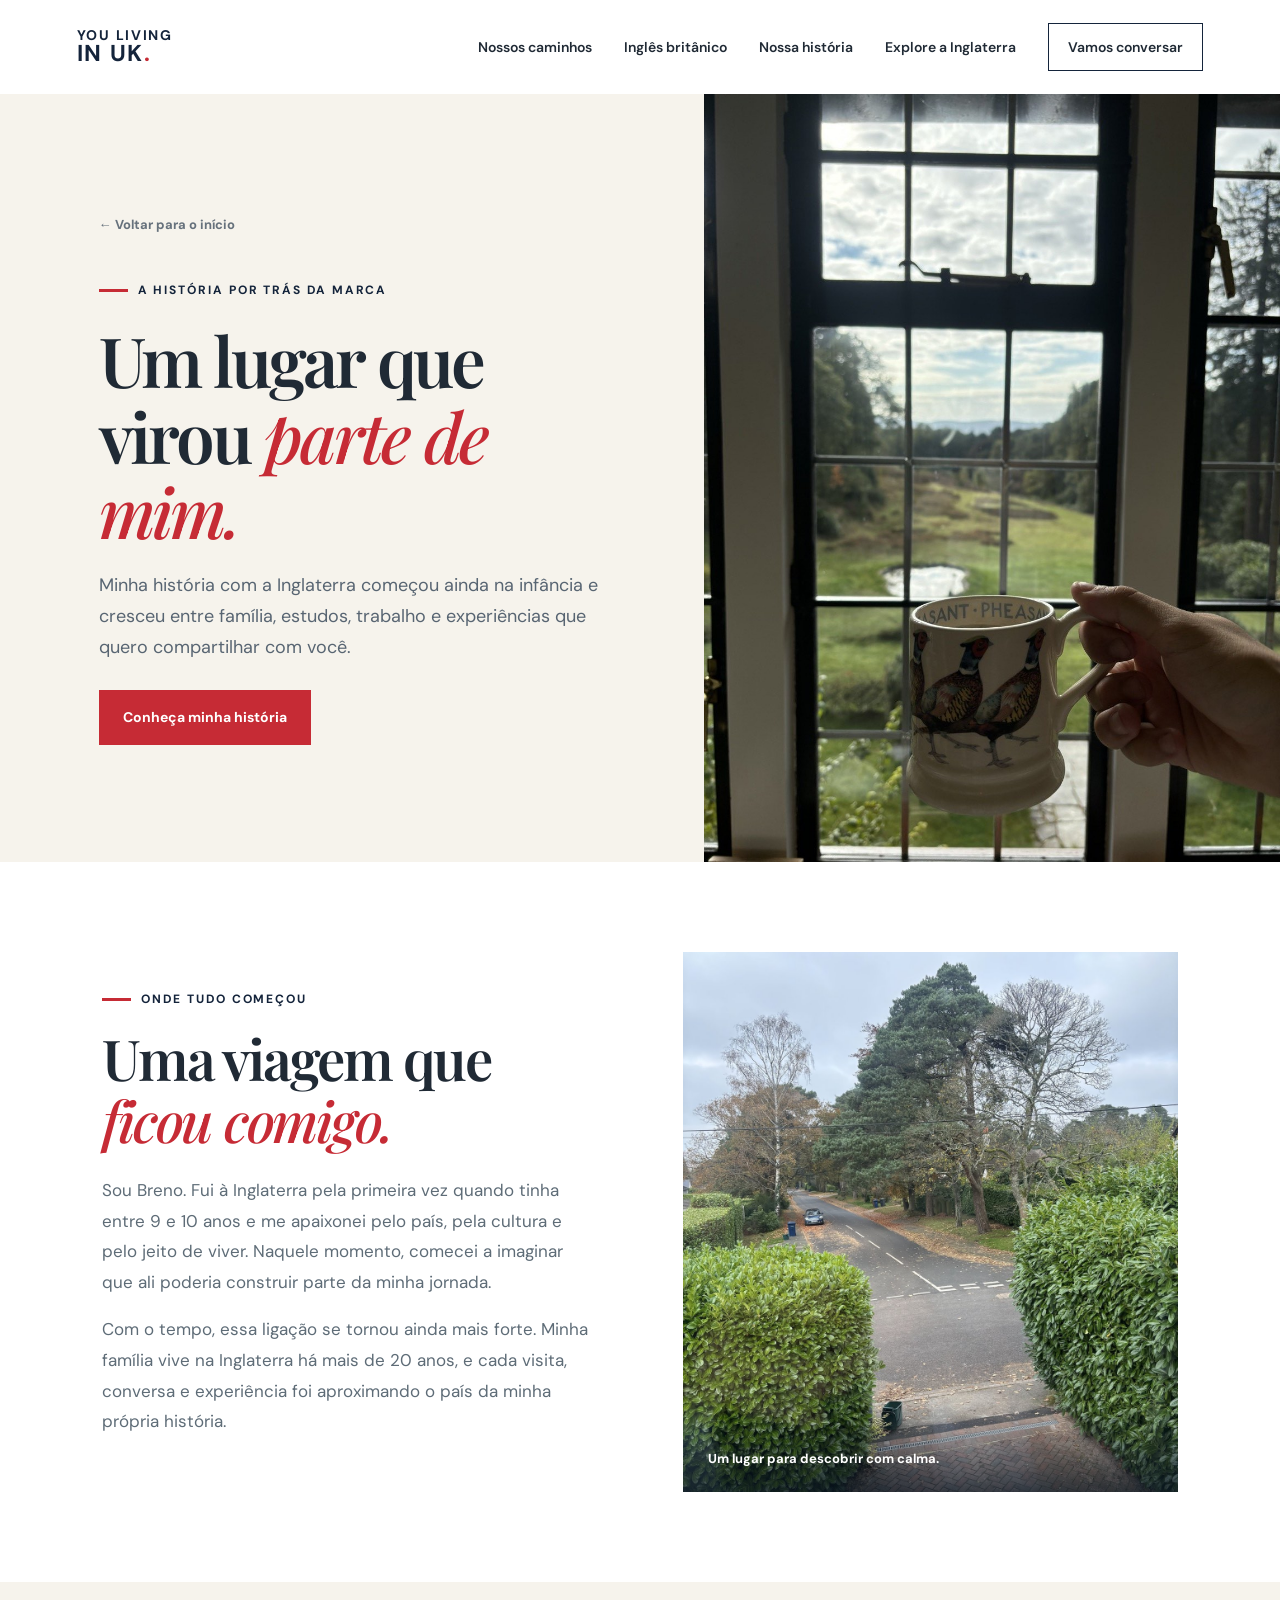
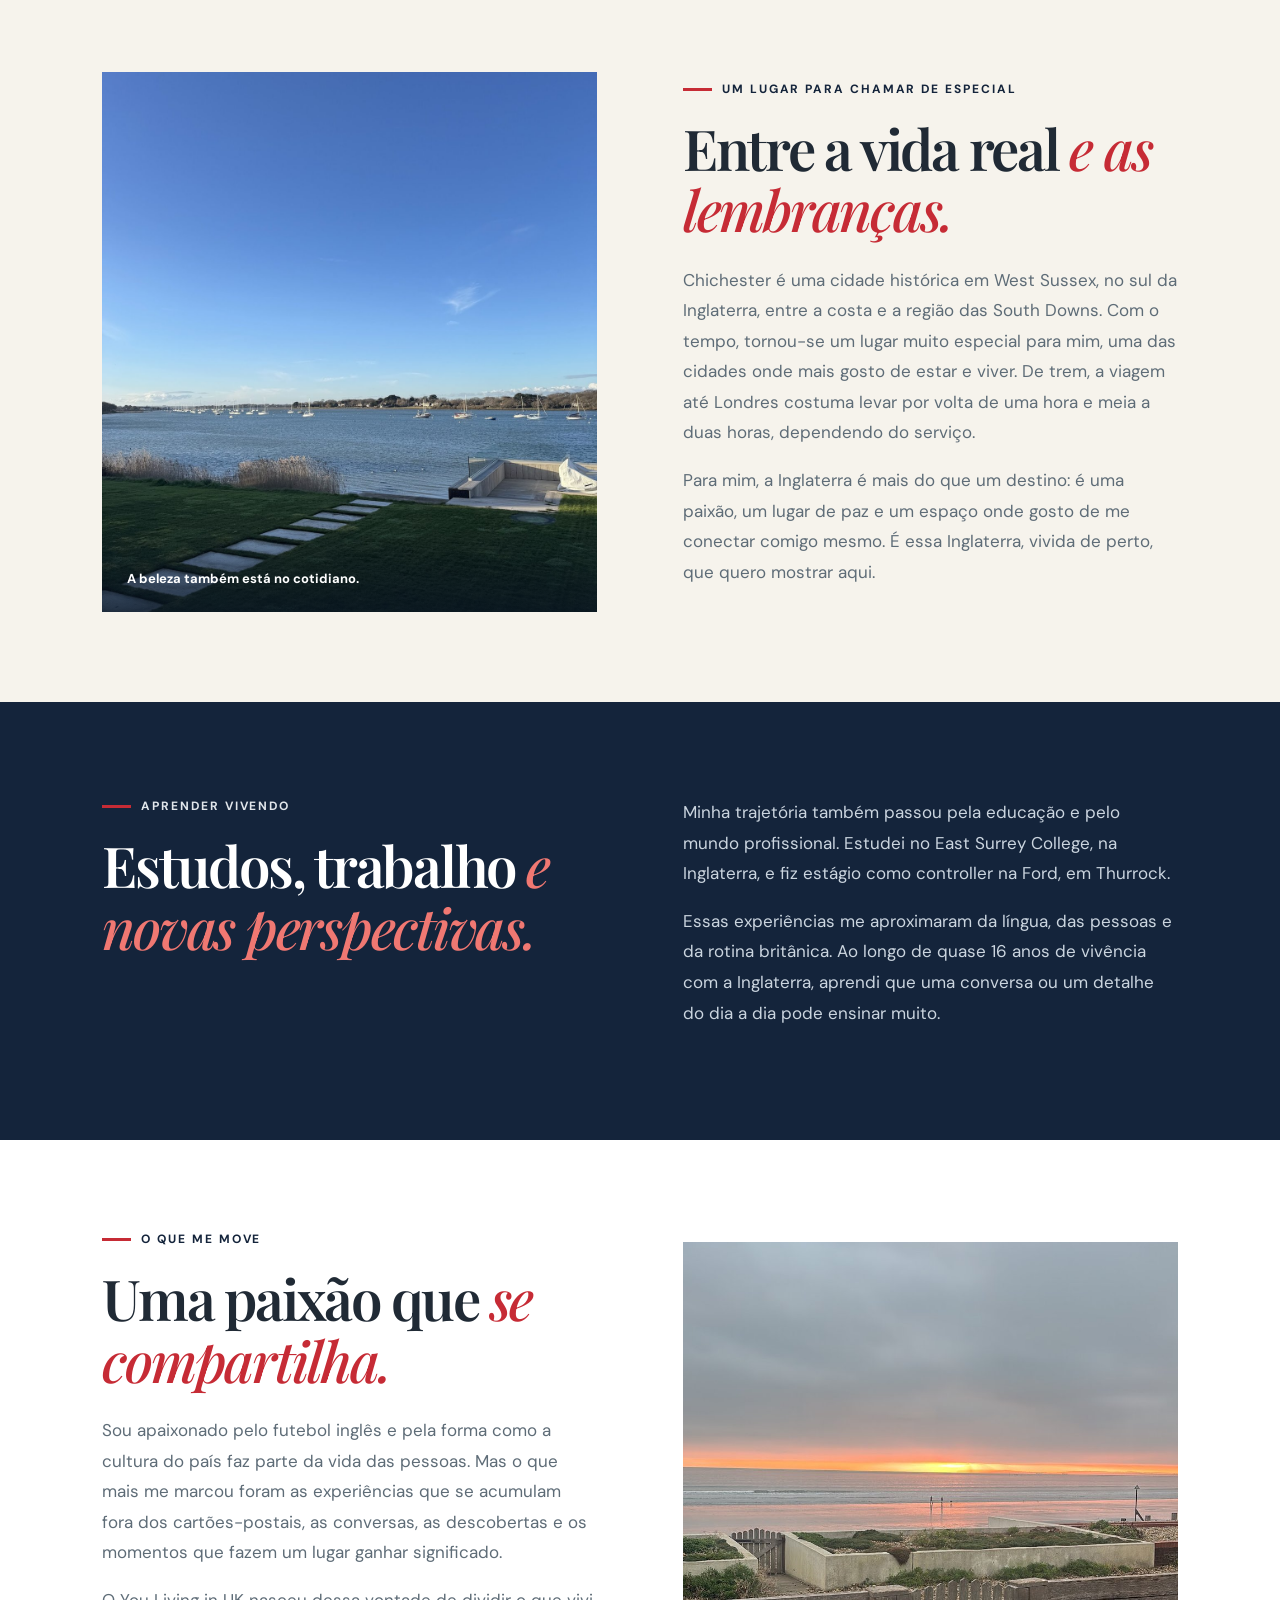
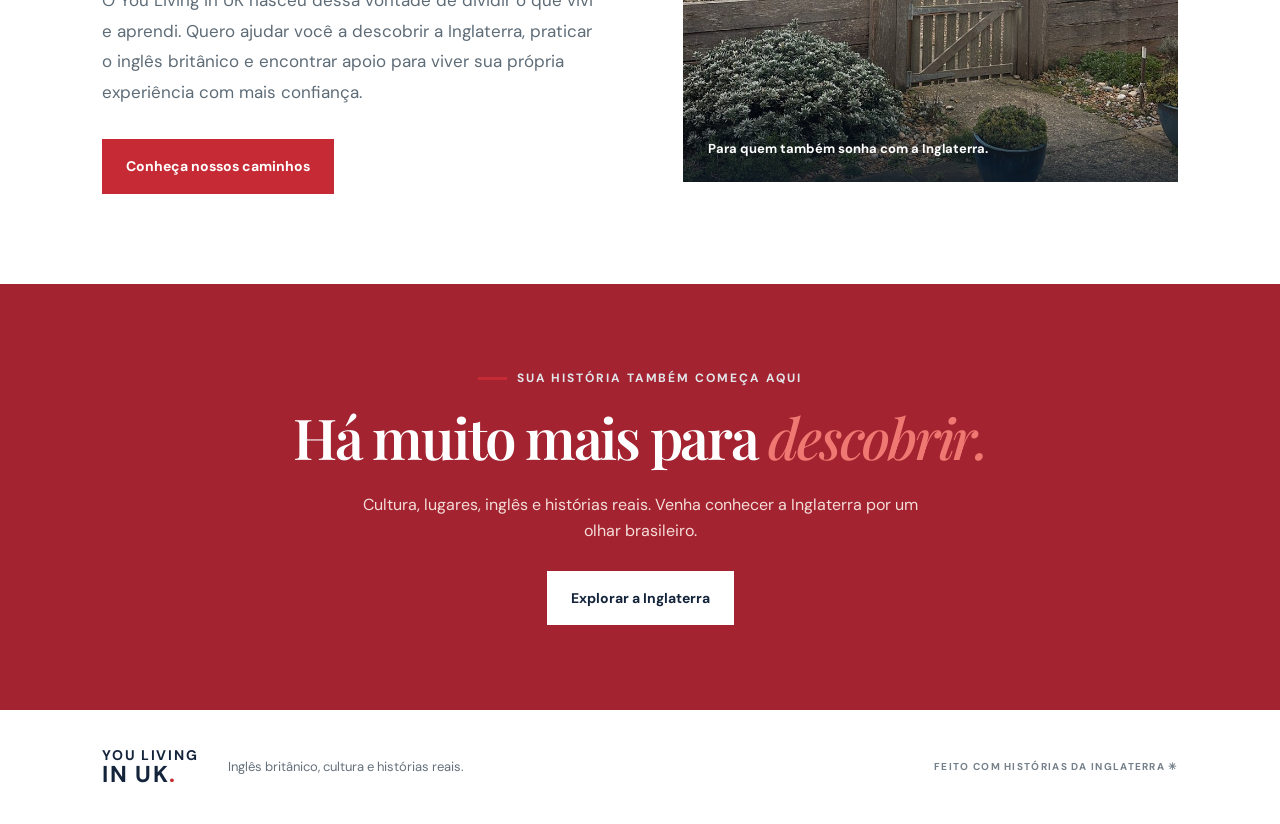
<file: nossa-historia.html>
<!doctype html><html lang="pt-BR"><head><meta charset="utf-8"><meta http-equiv="Content-Security-Policy" content="default-src 'self'; script-src 'self'; style-src 'self'; font-src 'self'; img-src 'self'; connect-src 'none'; object-src 'none'; base-uri 'none'; form-action 'none'"><meta name="referrer" content="no-referrer"><meta name="viewport" content="width=device-width,initial-scale=1"><meta name="description" content="Conheça a história de Breno, sua ligação com a Inglaterra e como nasceu o You Living in UK."><title>Nossa história | You Living in UK</title><link rel="stylesheet" href="fonts.css"><link rel="stylesheet" href="style.css"><script src="script.js" defer></script></head><body><header class="header"><a href="index.html" class="brand" aria-label="You Living in UK, início"><span>YOU LIVING</span><b>IN UK<span class="brand-dot">.</span></b></a><button class="menu-toggle" aria-expanded="false" aria-controls="nav">Menu <span>☰</span></button><nav id="nav" aria-label="Navegação principal"><a href="index.html#caminhos">Nossos caminhos</a><a href="ingles-britanico.html">Inglês britânico</a><a href="nossa-historia.html">Nossa história</a><a href="index.html#descubra">Explore a Inglaterra</a><a class="nav-cta" href="index.html#contato">Vamos conversar</a></nav></header><main><section class="product-hero history-hero"><div class="product-intro"><a class="back-link" href="index.html">← Voltar para o início</a><p class="eyebrow"><span class="red-line"></span> A HISTÓRIA POR TRÁS DA MARCA</p><h1>Um lugar que virou <em>parte de mim.</em></h1><p class="product-lead">Minha história com a Inglaterra começou ainda na infância e cresceu entre família, estudos, trabalho e experiências que quero compartilhar com você.</p><a class="button button-red" href="#comeco">Conheça minha história</a></div><div class="product-image"><img src="assets/cotidiano.jpg" alt="Uma xícara junto à janela com vista para uma paisagem inglesa"></div></section>
<section id="comeco" class="history-chapter"><div class="history-copy"><p class="eyebrow"><span class="red-line"></span> ONDE TUDO COMEÇOU</p><h2>Uma viagem que <em>ficou comigo.</em></h2><p>Sou Breno. Fui à Inglaterra pela primeira vez quando tinha entre 9 e 10 anos e me apaixonei pelo país, pela cultura e pelo jeito de viver. Naquele momento, comecei a imaginar que ali poderia construir parte da minha jornada.</p><p>Com o tempo, essa ligação se tornou ainda mais forte. Minha família vive na Inglaterra há mais de 20 anos, e cada visita, conversa e experiência foi aproximando o país da minha própria história.</p></div><figure><img src="assets/rua-arvores.jpg" alt="Rua arborizada em uma área residencial inglesa"><figcaption>Um lugar para descobrir com calma.</figcaption></figure></section>
<section class="history-chapter history-chapter-alt"><figure><img src="assets/paisagem-agua.jpg" alt="Barcos junto à margem de uma paisagem inglesa"><figcaption>A beleza também está no cotidiano.</figcaption></figure><div class="history-copy"><p class="eyebrow"><span class="red-line"></span> UM LUGAR PARA CHAMAR DE ESPECIAL</p><h2>Entre a vida real <em>e as lembranças.</em></h2><p>Chichester é uma cidade histórica em West Sussex, no sul da Inglaterra, entre a costa e a região das South Downs. Com o tempo, tornou-se um lugar muito especial para mim, uma das cidades onde mais gosto de estar e viver. De trem, a viagem até Londres costuma levar por volta de uma hora e meia a duas horas, dependendo do serviço.</p><p>Para mim, a Inglaterra é mais do que um destino: é uma paixão, um lugar de paz e um espaço onde gosto de me conectar comigo mesmo. É essa Inglaterra, vivida de perto, que quero mostrar aqui.</p></div></section>
<section class="history-band"><div><p class="eyebrow light"><span class="red-line"></span> APRENDER VIVENDO</p><h2>Estudos, trabalho <em>e novas perspectivas.</em></h2></div><div><p>Minha trajetória também passou pela educação e pelo mundo profissional. Estudei no East Surrey College, na Inglaterra, e fiz estágio como controller na Ford, em Thurrock.</p><p>Essas experiências me aproximaram da língua, das pessoas e da rotina britânica. Ao longo de quase 16 anos de vivência com a Inglaterra, aprendi que uma conversa ou um detalhe do dia a dia pode ensinar muito.</p></div></section>
<section class="history-chapter"><div class="history-copy"><p class="eyebrow"><span class="red-line"></span> O QUE ME MOVE</p><h2>Uma paixão que <em>se compartilha.</em></h2><p>Sou apaixonado pelo futebol inglês e pela forma como a cultura do país faz parte da vida das pessoas. Mas o que mais me marcou foram as experiências que se acumulam fora dos cartões-postais, as conversas, as descobertas e os momentos que fazem um lugar ganhar significado.</p><p>O You Living in UK nasceu dessa vontade de dividir o que vivi e aprendi. Quero ajudar você a descobrir a Inglaterra, praticar o inglês britânico e encontrar apoio para viver sua própria experiência com mais confiança.</p><a href="index.html#caminhos" class="button button-red">Conheça nossos caminhos</a></div><figure><img src="assets/litoral-entardecer.jpg" alt="Vista do litoral inglês ao entardecer"><figcaption>Para quem também sonha com a Inglaterra.</figcaption></figure></section>
<section class="history-invitation"><p class="eyebrow light"><span class="red-line"></span> SUA HISTÓRIA TAMBÉM COMEÇA AQUI</p><h2>Há muito mais para <em>descobrir.</em></h2><p>Cultura, lugares, inglês e histórias reais. Venha conhecer a Inglaterra por um olhar brasileiro.</p><a class="button button-white" href="index.html#descubra">Explorar a Inglaterra</a></section></main><footer><a class="brand footer-brand" href="index.html"><span>YOU LIVING</span><b>IN UK<span class="brand-dot">.</span></b></a><p>Inglês britânico, cultura e histórias reais.</p><span>FEITO COM HISTÓRIAS DA INGLATERRA ✳</span></footer></body></html>
</file>
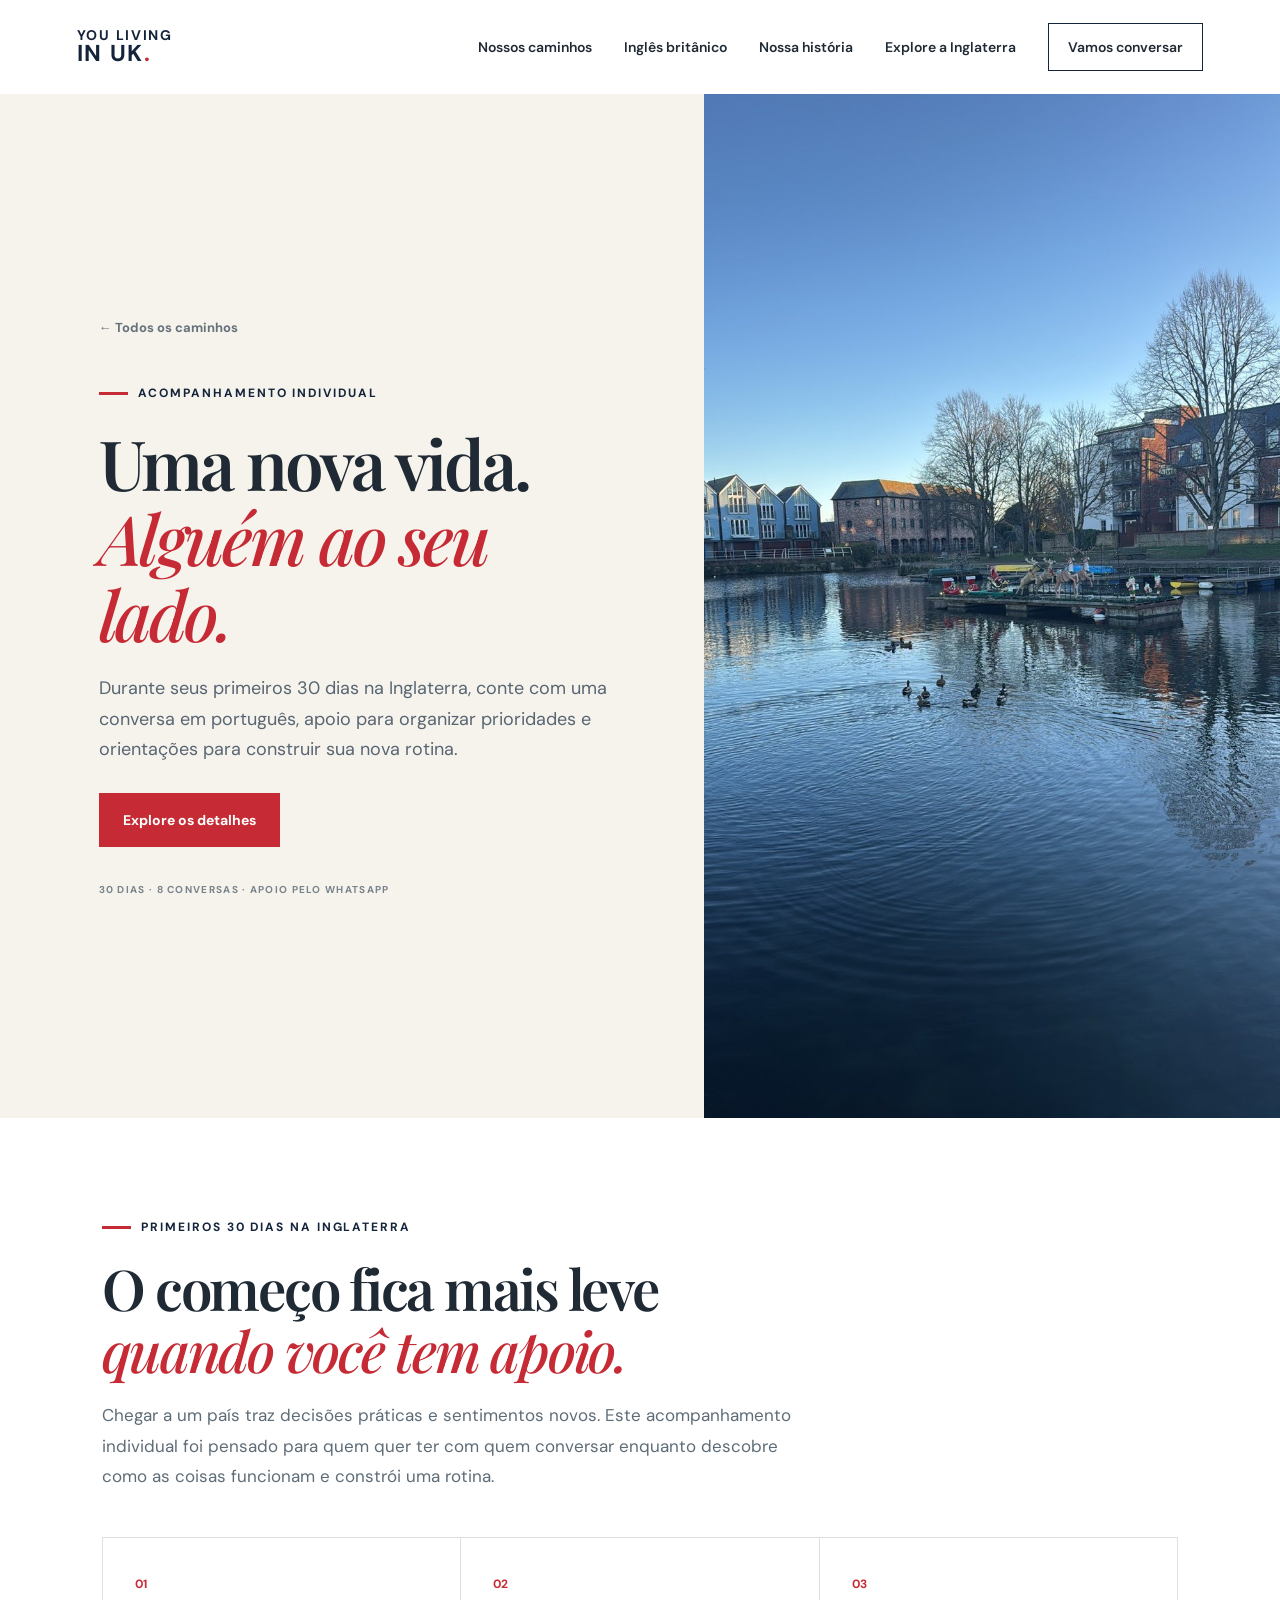
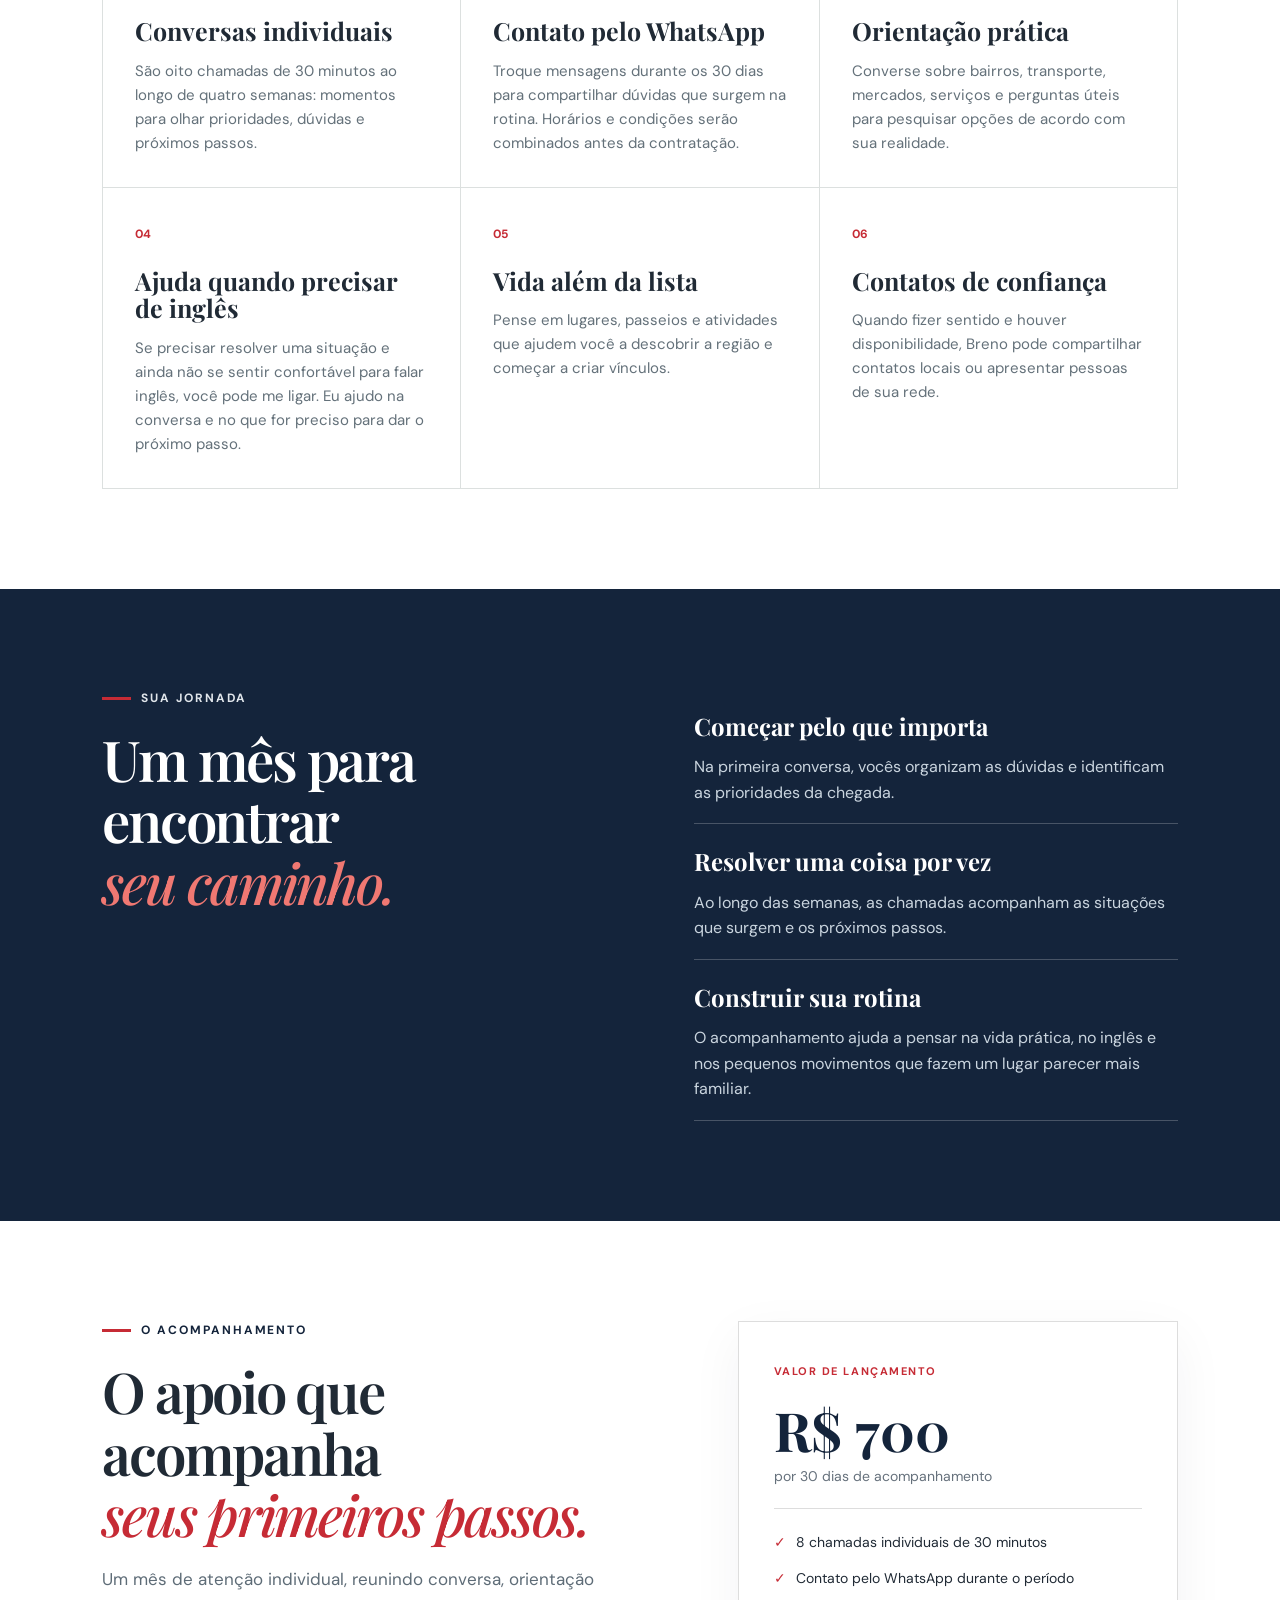
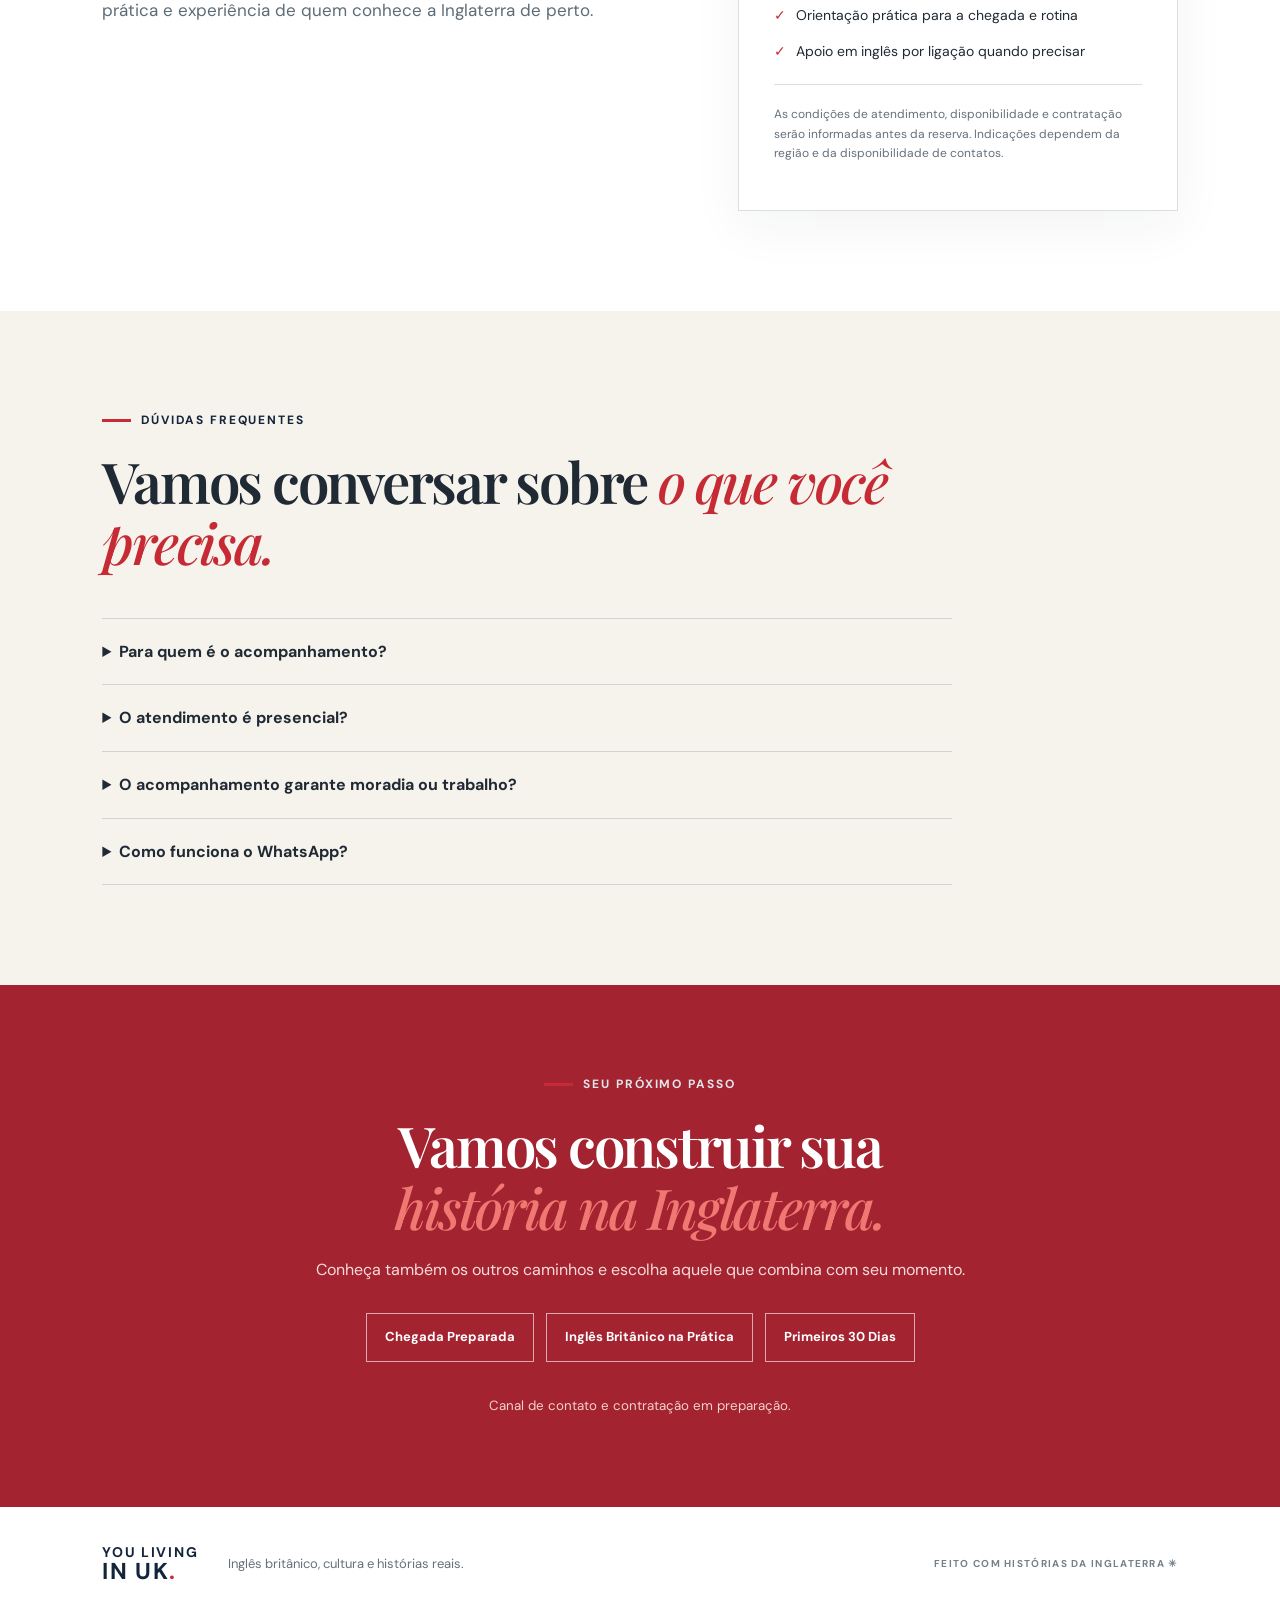
<file: primeiros-30-dias.html>
<!doctype html><html lang="pt-BR"><head><meta charset="utf-8"><meta http-equiv="Content-Security-Policy" content="default-src 'self'; script-src 'self'; style-src 'self'; font-src 'self'; img-src 'self'; connect-src 'none'; object-src 'none'; base-uri 'none'; form-action 'none'"><meta name="referrer" content="no-referrer"><meta name="viewport" content="width=device-width,initial-scale=1"><meta name="description" content="Durante seus primeiros 30 dias na Inglaterra, conte com uma conversa em português, apoio para organizar prioridades e orientações para construir sua nova rotina."><title>Primeiros 30 Dias na Inglaterra | You Living in UK</title><link rel="stylesheet" href="fonts.css"><link rel="stylesheet" href="style.css"><script src="script.js" defer></script></head><body><header class="header"><a href="index.html" class="brand" aria-label="You Living in UK, início"><span>YOU LIVING</span><b>IN UK<span class="brand-dot">.</span></b></a><button class="menu-toggle" aria-expanded="false" aria-controls="nav">Menu <span>☰</span></button><nav id="nav" aria-label="Navegação principal"><a href="index.html#caminhos">Nossos caminhos</a><a href="ingles-britanico.html">Inglês britânico</a><a href="nossa-historia.html">Nossa história</a><a href="index.html#descubra">Explore a Inglaterra</a><a class="nav-cta" href="index.html#contato">Vamos conversar</a></nav></header><main><section class="product-hero"><div class="product-intro"><a class="back-link" href="index.html#caminhos">← Todos os caminhos</a><p class="eyebrow"><span class="red-line"></span> ACOMPANHAMENTO INDIVIDUAL</p><h1>Uma nova vida.<br><em>Alguém ao seu lado.</em></h1><p class="product-lead">Durante seus primeiros 30 dias na Inglaterra, conte com uma conversa em português, apoio para organizar prioridades e orientações para construir sua nova rotina.</p><a class="button button-red" href="#detalhes">Explore os detalhes</a><p class="product-badge">30 DIAS · 8 CONVERSAS · APOIO PELO WHATSAPP</p></div><div class="product-image"><img src="assets/canal.jpg" alt="Casas e barcos junto à água em uma cidade inglesa"></div></section><section id="detalhes" class="product-section"><div class="product-heading"><p class="eyebrow"><span class="red-line"></span> PRIMEIROS 30 DIAS NA INGLATERRA</p><h2>O começo fica mais leve<br><em>quando você tem apoio.</em></h2><p>Chegar a um país traz decisões práticas e sentimentos novos. Este acompanhamento individual foi pensado para quem quer ter com quem conversar enquanto descobre como as coisas funcionam e constrói uma rotina.</p></div><div class="feature-grid"><article><span>01</span><h3>Conversas individuais</h3><p>São oito chamadas de 30 minutos ao longo de quatro semanas: momentos para olhar prioridades, dúvidas e próximos passos.</p></article><article><span>02</span><h3>Contato pelo WhatsApp</h3><p>Troque mensagens durante os 30 dias para compartilhar dúvidas que surgem na rotina. Horários e condições serão combinados antes da contratação.</p></article><article><span>03</span><h3>Orientação prática</h3><p>Converse sobre bairros, transporte, mercados, serviços e perguntas úteis para pesquisar opções de acordo com sua realidade.</p></article><article><span>04</span><h3>Ajuda quando precisar de inglês</h3><p>Se precisar resolver uma situação e ainda não se sentir confortável para falar inglês, você pode me ligar. Eu ajudo na conversa e no que for preciso para dar o próximo passo.</p></article><article><span>05</span><h3>Vida além da lista</h3><p>Pense em lugares, passeios e atividades que ajudem você a descobrir a região e começar a criar vínculos.</p></article><article><span>06</span><h3>Contatos de confiança</h3><p>Quando fizer sentido e houver disponibilidade, Breno pode compartilhar contatos locais ou apresentar pessoas de sua rede.</p></article></div></section><section class="product-band"><div><p class="eyebrow light"><span class="red-line"></span> SUA JORNADA</p><h2>Um mês para encontrar<br><em>seu caminho.</em></h2></div><div class="journey-list"><div><b>Começar pelo que importa</b><p>Na primeira conversa, vocês organizam as dúvidas e identificam as prioridades da chegada.</p></div><div><b>Resolver uma coisa por vez</b><p>Ao longo das semanas, as chamadas acompanham as situações que surgem e os próximos passos.</p></div><div><b>Construir sua rotina</b><p>O acompanhamento ajuda a pensar na vida prática, no inglês e nos pequenos movimentos que fazem um lugar parecer mais familiar.</p></div></div></section><section class="product-section offer-section"><div class="product-heading"><p class="eyebrow"><span class="red-line"></span> O ACOMPANHAMENTO</p><h2>O apoio que acompanha<br><em>seus primeiros passos.</em></h2><p>Um mês de atenção individual, reunindo conversa, orientação prática e experiência de quem conhece a Inglaterra de perto.</p></div><div class="offer-card"><span>VALOR DE LANÇAMENTO</span><strong>R$ 700</strong><p>por 30 dias de acompanhamento</p><ul><li>8 chamadas individuais de 30 minutos</li><li>Contato pelo WhatsApp durante o período</li><li>Orientação prática para a chegada e rotina</li><li>Apoio em inglês por ligação quando precisar</li></ul><p class="offer-note">As condições de atendimento, disponibilidade e contratação serão informadas antes da reserva. Indicações dependem da região e da disponibilidade de contatos.</p></div></section><section class="product-section faq-section"><div class="product-heading"><p class="eyebrow"><span class="red-line"></span> DÚVIDAS FREQUENTES</p><h2>Vamos conversar sobre <em>o que você precisa.</em></h2></div><details><summary>Para quem é o acompanhamento?</summary><p>Para brasileiros que estão chegando à Inglaterra e desejam orientação prática e uma pessoa com quem conversar durante a adaptação.</p></details><details><summary>O atendimento é presencial?</summary><p>A proposta é de acompanhamento remoto, com chamadas e contato pelo WhatsApp.</p></details><details><summary>O acompanhamento garante moradia ou trabalho?</summary><p>Não. A proposta é ajudar você a pesquisar caminhos e, quando possível, compartilhar contatos de confiança. A decisão e as condições dependem das pessoas e serviços envolvidos.</p></details><details><summary>Como funciona o WhatsApp?</summary><p>O contato ocorre durante os 30 dias. Horários e condições de resposta serão definidos antes da contratação.</p></details></section><section class="product-end"><p class="eyebrow light"><span class="red-line"></span> SEU PRÓXIMO PASSO</p><h2>Vamos construir sua<br><em>história na Inglaterra.</em></h2><p>Conheça também os outros caminhos e escolha aquele que combina com seu momento.</p><div class="product-links"><a href="chegada-preparada.html">Chegada Preparada</a><a href="ingles-britanico.html">Inglês Britânico na Prática</a><a href="primeiros-30-dias.html">Primeiros 30 Dias</a></div><small>Canal de contato e contratação em preparação.</small></section></main><footer><a class="brand footer-brand" href="index.html"><span>YOU LIVING</span><b>IN UK<span class="brand-dot">.</span></b></a><p>Inglês britânico, cultura e histórias reais.</p><span>FEITO COM HISTÓRIAS DA INGLATERRA ✳</span></footer></body></html>
</file>
<file: fonts.css>
/* latin-ext */
@font-face {
  font-family: 'DM Sans';
  font-style: normal;
  font-weight: 400;
  font-display: swap;
  src: url(assets/fonts/rP2Yp2ywxg089UriI5-g4vlH9VoD8Cmcqbu6-K6h9Q.woff2) format('woff2');
  unicode-range: U+0100-02BA, U+02BD-02C5, U+02C7-02CC, U+02CE-02D7, U+02DD-02FF, U+0304, U+0308, U+0329, U+1D00-1DBF, U+1E00-1E9F, U+1EF2-1EFF, U+2020, U+20A0-20AB, U+20AD-20C4, U+2113, U+2C60-2C7F, U+A720-A7FF;
}
/* latin */
@font-face {
  font-family: 'DM Sans';
  font-style: normal;
  font-weight: 400;
  font-display: swap;
  src: url(assets/fonts/rP2Yp2ywxg089UriI5-g4vlH9VoD8Cmcqbu0-K4.woff2) format('woff2');
  unicode-range: U+0000-00FF, U+0131, U+0152-0153, U+02BB-02BC, U+02C6, U+02DA, U+02DC, U+0304, U+0308, U+0329, U+2000-206F, U+20AC, U+2122, U+2191, U+2193, U+2212, U+2215, U+FEFF, U+FFFD;
}
/* latin-ext */
@font-face {
  font-family: 'DM Sans';
  font-style: normal;
  font-weight: 500;
  font-display: swap;
  src: url(assets/fonts/rP2Yp2ywxg089UriI5-g4vlH9VoD8Cmcqbu6-K6h9Q.woff2) format('woff2');
  unicode-range: U+0100-02BA, U+02BD-02C5, U+02C7-02CC, U+02CE-02D7, U+02DD-02FF, U+0304, U+0308, U+0329, U+1D00-1DBF, U+1E00-1E9F, U+1EF2-1EFF, U+2020, U+20A0-20AB, U+20AD-20C4, U+2113, U+2C60-2C7F, U+A720-A7FF;
}
/* latin */
@font-face {
  font-family: 'DM Sans';
  font-style: normal;
  font-weight: 500;
  font-display: swap;
  src: url(assets/fonts/rP2Yp2ywxg089UriI5-g4vlH9VoD8Cmcqbu0-K4.woff2) format('woff2');
  unicode-range: U+0000-00FF, U+0131, U+0152-0153, U+02BB-02BC, U+02C6, U+02DA, U+02DC, U+0304, U+0308, U+0329, U+2000-206F, U+20AC, U+2122, U+2191, U+2193, U+2212, U+2215, U+FEFF, U+FFFD;
}
/* latin-ext */
@font-face {
  font-family: 'DM Sans';
  font-style: normal;
  font-weight: 600;
  font-display: swap;
  src: url(assets/fonts/rP2Yp2ywxg089UriI5-g4vlH9VoD8Cmcqbu6-K6h9Q.woff2) format('woff2');
  unicode-range: U+0100-02BA, U+02BD-02C5, U+02C7-02CC, U+02CE-02D7, U+02DD-02FF, U+0304, U+0308, U+0329, U+1D00-1DBF, U+1E00-1E9F, U+1EF2-1EFF, U+2020, U+20A0-20AB, U+20AD-20C4, U+2113, U+2C60-2C7F, U+A720-A7FF;
}
/* latin */
@font-face {
  font-family: 'DM Sans';
  font-style: normal;
  font-weight: 600;
  font-display: swap;
  src: url(assets/fonts/rP2Yp2ywxg089UriI5-g4vlH9VoD8Cmcqbu0-K4.woff2) format('woff2');
  unicode-range: U+0000-00FF, U+0131, U+0152-0153, U+02BB-02BC, U+02C6, U+02DA, U+02DC, U+0304, U+0308, U+0329, U+2000-206F, U+20AC, U+2122, U+2191, U+2193, U+2212, U+2215, U+FEFF, U+FFFD;
}
/* latin-ext */
@font-face {
  font-family: 'DM Sans';
  font-style: normal;
  font-weight: 700;
  font-display: swap;
  src: url(assets/fonts/rP2Yp2ywxg089UriI5-g4vlH9VoD8Cmcqbu6-K6h9Q.woff2) format('woff2');
  unicode-range: U+0100-02BA, U+02BD-02C5, U+02C7-02CC, U+02CE-02D7, U+02DD-02FF, U+0304, U+0308, U+0329, U+1D00-1DBF, U+1E00-1E9F, U+1EF2-1EFF, U+2020, U+20A0-20AB, U+20AD-20C4, U+2113, U+2C60-2C7F, U+A720-A7FF;
}
/* latin */
@font-face {
  font-family: 'DM Sans';
  font-style: normal;
  font-weight: 700;
  font-display: swap;
  src: url(assets/fonts/rP2Yp2ywxg089UriI5-g4vlH9VoD8Cmcqbu0-K4.woff2) format('woff2');
  unicode-range: U+0000-00FF, U+0131, U+0152-0153, U+02BB-02BC, U+02C6, U+02DA, U+02DC, U+0304, U+0308, U+0329, U+2000-206F, U+20AC, U+2122, U+2191, U+2193, U+2212, U+2215, U+FEFF, U+FFFD;
}
/* cyrillic */
@font-face {
  font-family: 'Playfair Display';
  font-style: italic;
  font-weight: 500;
  font-display: swap;
  src: url(assets/fonts/nuFkD-vYSZviVYUb_rj3ij__anPXDTnohkk72xU.woff2) format('woff2');
  unicode-range: U+0301, U+0400-045F, U+0490-0491, U+04B0-04B1, U+2116;
}
/* vietnamese */
@font-face {
  font-family: 'Playfair Display';
  font-style: italic;
  font-weight: 500;
  font-display: swap;
  src: url(assets/fonts/nuFkD-vYSZviVYUb_rj3ij__anPXDTnojUk72xU.woff2) format('woff2');
  unicode-range: U+0102-0103, U+0110-0111, U+0128-0129, U+0168-0169, U+01A0-01A1, U+01AF-01B0, U+0300-0301, U+0303-0304, U+0308-0309, U+0323, U+0329, U+1EA0-1EF9, U+20AB;
}
/* latin-ext */
@font-face {
  font-family: 'Playfair Display';
  font-style: italic;
  font-weight: 500;
  font-display: swap;
  src: url(assets/fonts/nuFkD-vYSZviVYUb_rj3ij__anPXDTnojEk72xU.woff2) format('woff2');
  unicode-range: U+0100-02BA, U+02BD-02C5, U+02C7-02CC, U+02CE-02D7, U+02DD-02FF, U+0304, U+0308, U+0329, U+1D00-1DBF, U+1E00-1E9F, U+1EF2-1EFF, U+2020, U+20A0-20AB, U+20AD-20C4, U+2113, U+2C60-2C7F, U+A720-A7FF;
}
/* latin */
@font-face {
  font-family: 'Playfair Display';
  font-style: italic;
  font-weight: 500;
  font-display: swap;
  src: url(assets/fonts/nuFkD-vYSZviVYUb_rj3ij__anPXDTnogkk7.woff2) format('woff2');
  unicode-range: U+0000-00FF, U+0131, U+0152-0153, U+02BB-02BC, U+02C6, U+02DA, U+02DC, U+0304, U+0308, U+0329, U+2000-206F, U+20AC, U+2122, U+2191, U+2193, U+2212, U+2215, U+FEFF, U+FFFD;
}
/* cyrillic */
@font-face {
  font-family: 'Playfair Display';
  font-style: italic;
  font-weight: 600;
  font-display: swap;
  src: url(assets/fonts/nuFkD-vYSZviVYUb_rj3ij__anPXDTnohkk72xU.woff2) format('woff2');
  unicode-range: U+0301, U+0400-045F, U+0490-0491, U+04B0-04B1, U+2116;
}
/* vietnamese */
@font-face {
  font-family: 'Playfair Display';
  font-style: italic;
  font-weight: 600;
  font-display: swap;
  src: url(assets/fonts/nuFkD-vYSZviVYUb_rj3ij__anPXDTnojUk72xU.woff2) format('woff2');
  unicode-range: U+0102-0103, U+0110-0111, U+0128-0129, U+0168-0169, U+01A0-01A1, U+01AF-01B0, U+0300-0301, U+0303-0304, U+0308-0309, U+0323, U+0329, U+1EA0-1EF9, U+20AB;
}
/* latin-ext */
@font-face {
  font-family: 'Playfair Display';
  font-style: italic;
  font-weight: 600;
  font-display: swap;
  src: url(assets/fonts/nuFkD-vYSZviVYUb_rj3ij__anPXDTnojEk72xU.woff2) format('woff2');
  unicode-range: U+0100-02BA, U+02BD-02C5, U+02C7-02CC, U+02CE-02D7, U+02DD-02FF, U+0304, U+0308, U+0329, U+1D00-1DBF, U+1E00-1E9F, U+1EF2-1EFF, U+2020, U+20A0-20AB, U+20AD-20C4, U+2113, U+2C60-2C7F, U+A720-A7FF;
}
/* latin */
@font-face {
  font-family: 'Playfair Display';
  font-style: italic;
  font-weight: 600;
  font-display: swap;
  src: url(assets/fonts/nuFkD-vYSZviVYUb_rj3ij__anPXDTnogkk7.woff2) format('woff2');
  unicode-range: U+0000-00FF, U+0131, U+0152-0153, U+02BB-02BC, U+02C6, U+02DA, U+02DC, U+0304, U+0308, U+0329, U+2000-206F, U+20AC, U+2122, U+2191, U+2193, U+2212, U+2215, U+FEFF, U+FFFD;
}
/* cyrillic */
@font-face {
  font-family: 'Playfair Display';
  font-style: normal;
  font-weight: 500;
  font-display: swap;
  src: url(assets/fonts/nuFiD-vYSZviVYUb_rj3ij__anPXDTjYgFE_.woff2) format('woff2');
  unicode-range: U+0301, U+0400-045F, U+0490-0491, U+04B0-04B1, U+2116;
}
/* vietnamese */
@font-face {
  font-family: 'Playfair Display';
  font-style: normal;
  font-weight: 500;
  font-display: swap;
  src: url(assets/fonts/nuFiD-vYSZviVYUb_rj3ij__anPXDTPYgFE_.woff2) format('woff2');
  unicode-range: U+0102-0103, U+0110-0111, U+0128-0129, U+0168-0169, U+01A0-01A1, U+01AF-01B0, U+0300-0301, U+0303-0304, U+0308-0309, U+0323, U+0329, U+1EA0-1EF9, U+20AB;
}
/* latin-ext */
@font-face {
  font-family: 'Playfair Display';
  font-style: normal;
  font-weight: 500;
  font-display: swap;
  src: url(assets/fonts/nuFiD-vYSZviVYUb_rj3ij__anPXDTLYgFE_.woff2) format('woff2');
  unicode-range: U+0100-02BA, U+02BD-02C5, U+02C7-02CC, U+02CE-02D7, U+02DD-02FF, U+0304, U+0308, U+0329, U+1D00-1DBF, U+1E00-1E9F, U+1EF2-1EFF, U+2020, U+20A0-20AB, U+20AD-20C4, U+2113, U+2C60-2C7F, U+A720-A7FF;
}
/* latin */
@font-face {
  font-family: 'Playfair Display';
  font-style: normal;
  font-weight: 500;
  font-display: swap;
  src: url(assets/fonts/nuFiD-vYSZviVYUb_rj3ij__anPXDTzYgA.woff2) format('woff2');
  unicode-range: U+0000-00FF, U+0131, U+0152-0153, U+02BB-02BC, U+02C6, U+02DA, U+02DC, U+0304, U+0308, U+0329, U+2000-206F, U+20AC, U+2122, U+2191, U+2193, U+2212, U+2215, U+FEFF, U+FFFD;
}
/* cyrillic */
@font-face {
  font-family: 'Playfair Display';
  font-style: normal;
  font-weight: 600;
  font-display: swap;
  src: url(assets/fonts/nuFiD-vYSZviVYUb_rj3ij__anPXDTjYgFE_.woff2) format('woff2');
  unicode-range: U+0301, U+0400-045F, U+0490-0491, U+04B0-04B1, U+2116;
}
/* vietnamese */
@font-face {
  font-family: 'Playfair Display';
  font-style: normal;
  font-weight: 600;
  font-display: swap;
  src: url(assets/fonts/nuFiD-vYSZviVYUb_rj3ij__anPXDTPYgFE_.woff2) format('woff2');
  unicode-range: U+0102-0103, U+0110-0111, U+0128-0129, U+0168-0169, U+01A0-01A1, U+01AF-01B0, U+0300-0301, U+0303-0304, U+0308-0309, U+0323, U+0329, U+1EA0-1EF9, U+20AB;
}
/* latin-ext */
@font-face {
  font-family: 'Playfair Display';
  font-style: normal;
  font-weight: 600;
  font-display: swap;
  src: url(assets/fonts/nuFiD-vYSZviVYUb_rj3ij__anPXDTLYgFE_.woff2) format('woff2');
  unicode-range: U+0100-02BA, U+02BD-02C5, U+02C7-02CC, U+02CE-02D7, U+02DD-02FF, U+0304, U+0308, U+0329, U+1D00-1DBF, U+1E00-1E9F, U+1EF2-1EFF, U+2020, U+20A0-20AB, U+20AD-20C4, U+2113, U+2C60-2C7F, U+A720-A7FF;
}
/* latin */
@font-face {
  font-family: 'Playfair Display';
  font-style: normal;
  font-weight: 600;
  font-display: swap;
  src: url(assets/fonts/nuFiD-vYSZviVYUb_rj3ij__anPXDTzYgA.woff2) format('woff2');
  unicode-range: U+0000-00FF, U+0131, U+0152-0153, U+02BB-02BC, U+02C6, U+02DA, U+02DC, U+0304, U+0308, U+0329, U+2000-206F, U+20AC, U+2122, U+2191, U+2193, U+2212, U+2215, U+FEFF, U+FFFD;
}
/* cyrillic */
@font-face {
  font-family: 'Playfair Display';
  font-style: normal;
  font-weight: 700;
  font-display: swap;
  src: url(assets/fonts/nuFiD-vYSZviVYUb_rj3ij__anPXDTjYgFE_.woff2) format('woff2');
  unicode-range: U+0301, U+0400-045F, U+0490-0491, U+04B0-04B1, U+2116;
}
/* vietnamese */
@font-face {
  font-family: 'Playfair Display';
  font-style: normal;
  font-weight: 700;
  font-display: swap;
  src: url(assets/fonts/nuFiD-vYSZviVYUb_rj3ij__anPXDTPYgFE_.woff2) format('woff2');
  unicode-range: U+0102-0103, U+0110-0111, U+0128-0129, U+0168-0169, U+01A0-01A1, U+01AF-01B0, U+0300-0301, U+0303-0304, U+0308-0309, U+0323, U+0329, U+1EA0-1EF9, U+20AB;
}
/* latin-ext */
@font-face {
  font-family: 'Playfair Display';
  font-style: normal;
  font-weight: 700;
  font-display: swap;
  src: url(assets/fonts/nuFiD-vYSZviVYUb_rj3ij__anPXDTLYgFE_.woff2) format('woff2');
  unicode-range: U+0100-02BA, U+02BD-02C5, U+02C7-02CC, U+02CE-02D7, U+02DD-02FF, U+0304, U+0308, U+0329, U+1D00-1DBF, U+1E00-1E9F, U+1EF2-1EFF, U+2020, U+20A0-20AB, U+20AD-20C4, U+2113, U+2C60-2C7F, U+A720-A7FF;
}
/* latin */
@font-face {
  font-family: 'Playfair Display';
  font-style: normal;
  font-weight: 700;
  font-display: swap;
  src: url(assets/fonts/nuFiD-vYSZviVYUb_rj3ij__anPXDTzYgA.woff2) format('woff2');
  unicode-range: U+0000-00FF, U+0131, U+0152-0153, U+02BB-02BC, U+02C6, U+02DA, U+02DC, U+0304, U+0308, U+0329, U+2000-206F, U+20AC, U+2122, U+2191, U+2193, U+2212, U+2215, U+FEFF, U+FFFD;
}
</file>
<file: style.css>
:root{--navy:#14243b;--red:#c62b35;--cream:#f6f3ec;--ink:#202a35}*{box-sizing:border-box}html{scroll-behavior:smooth}body{margin:0;color:var(--ink);background:#fff;font-family:'DM Sans',sans-serif;font-size:16px;line-height:1.6}a{color:inherit;text-decoration:none}img{display:block;width:100%;height:100%;object-fit:cover}h1,h2,h3,p{margin-top:0}h1,h2,h3{line-height:1.09}h1,h2{font-family:'Playfair Display',serif;font-weight:600;letter-spacing:-.045em}h1 em,h2 em{font-weight:500;color:var(--red)}.header{height:94px;display:flex;align-items:center;justify-content:space-between;padding:0 6%;background:white}.brand{display:flex;flex-direction:column;font-size:14px;font-weight:700;line-height:1.04;letter-spacing:.12em;color:var(--navy)}.brand b{font-size:23px;letter-spacing:.07em}.brand-dot{color:var(--red)}nav{display:flex;align-items:center;gap:32px;font-size:14px;font-weight:600}nav a:hover,.text-link:hover{color:var(--red)}.nav-cta{border:1px solid var(--navy);padding:12px 19px}.menu-toggle{display:none}.hero{background:var(--cream);min-height:650px;display:grid;grid-template-columns:1fr 47%;position:relative}.hero-copy{padding:90px 8% 54px 12%;align-self:center}.eyebrow{font-size:12px;letter-spacing:.16em;font-weight:700;color:var(--navy);display:flex;align-items:center;gap:10px}.red-line{width:29px;height:3px;background:var(--red);display:inline-block}.hero h1{font-size:clamp(56px,6.3vw,96px);margin:23px 0 24px}.hero-lead{max-width:480px;font-size:19px;color:#53606b;line-height:1.7}.actions{display:flex;align-items:center;gap:28px;flex-wrap:wrap;margin:32px 0 52px}.button{display:inline-block;padding:16px 24px;font-size:14px;font-weight:700;transition:transform .2s,background .2s}.button:hover{transform:translateY(-3px)}.button-red{background:var(--red);color:white}.button-white{background:white;color:var(--navy)}.text-link{font-weight:700;font-size:14px}.text-link span{margin-left:8px}.hero-note{display:flex;align-items:center;gap:14px;font-size:12px;line-height:1.5;color:#67717b}.hero-note p{margin:0}.hero-note strong{color:var(--navy)}.roundel{height:48px;width:48px;border:4px solid var(--red);border-radius:50%;display:grid;place-items:center;color:white;background:var(--navy);font-weight:700}.hero-visual{position:relative;overflow:hidden;min-height:650px}.hero-visual img{object-position:50% 67%}.hero-visual:after{content:'';position:absolute;inset:50% 0 0;background:linear-gradient(transparent,rgba(9,20,32,.5))}.photo-label{position:absolute;bottom:38px;left:34px;z-index:1;color:white;display:flex;flex-direction:column}.photo-label span,.vertical-note{font-size:10px;letter-spacing:.18em;font-weight:700}.photo-label strong{font-family:'Playfair Display',serif;font-size:24px}.vertical-note{position:absolute;right:18px;top:28px;writing-mode:vertical-rl;color:white}.hero-stamp{position:absolute;top:55px;right:43%;z-index:2;background:var(--red);color:white;border-radius:50%;width:108px;height:108px;display:grid;place-content:center;text-align:center;line-height:1.2;font-size:9px;letter-spacing:.12em;transform:rotate(12deg);box-shadow:0 0 0 5px var(--cream)}.hero-stamp b{font-size:15px}.ticker{background:var(--navy);color:white;padding:16px 4%;display:flex;justify-content:space-around;gap:20px;overflow:hidden;white-space:nowrap;font-size:11px;letter-spacing:.18em;font-weight:700}.ticker i{color:#f06467;font-style:normal}.section{padding:105px 8%}.section-heading{display:flex;justify-content:space-between;align-items:end;gap:30px;margin-bottom:45px}.section-heading h2,.support h2,.english h2,.story h2,.contact h2{font-size:clamp(43px,5vw,68px);margin:16px 0 0}.section-heading>p{max-width:340px;color:#65717c;margin:0}.cards{display:grid;grid-template-columns:repeat(3,1fr);border:1px solid #dcdfe0}.card{padding:38px 34px;min-height:355px;display:flex;flex-direction:column;border-right:1px solid #dcdfe0}.card:last-child{border:0}.card-icon{font-size:35px;line-height:1;color:var(--red);height:57px}.card-kicker{font-size:11px;letter-spacing:.14em;font-weight:700;color:var(--red);margin:0 0 14px}.card h3{font-family:'Playfair Display',serif;font-size:29px;margin-bottom:16px}.card p:not(.card-kicker){color:#66717c;font-size:15px}.card a{font-size:13px;font-weight:700;margin-top:auto;padding-top:18px}.card a span{float:right}.card-blue{background:var(--navy);color:white;border-color:var(--navy)}.card-blue p:not(.card-kicker){color:#ccd4dd}.card-blue .card-kicker,.card-blue .card-icon{color:#ff7a79}.english{background:var(--navy);color:white;display:grid;grid-template-columns:1fr 1fr;gap:8%;padding:100px 10%;overflow:hidden}.light{color:#e1e6eb}.english h2 em,.story h2 em,.contact h2 em{color:#f07872}.english-copy>p:not(.eyebrow){max-width:510px;color:#c6d0dc;font-size:17px;margin:25px 0}.english ul{padding:0;list-style:none;margin:25px 0 35px}.english li{padding:7px 0;font-size:15px}.english li:before{content:'✳';color:#ef7370;margin-right:12px}.phone-area{min-height:480px;position:relative;display:flex;align-items:center;justify-content:center}.phone,.phone-back{background:#faf9f6;color:var(--navy);border:8px solid #0b121c;border-radius:32px;width:230px;height:442px;padding:30px 17px 16px;box-shadow:0 20px 55px #0005;position:relative}.phone{transform:rotate(5deg);z-index:2}.phone-back{position:absolute;left:4%;top:36px;transform:rotate(-10deg);background:#d9e3e1;padding-top:55px}.phone-back>span,.phone-tag,.phone-top,.phone-foot{font-size:9px;font-weight:700;letter-spacing:.12em}.phone-back>b{font-family:'Playfair Display';font-size:30px;line-height:1.1;display:block;margin:28px 0}.progress-row{font-size:9px;border-top:1px solid #aabebc;padding:17px 0}.progress-row strong{float:right;color:var(--red)}.phone-back small{font-size:11px}.phone-notch{background:#0b121c;border-radius:0 0 12px 12px;position:absolute;top:0;left:65px;width:84px;height:15px}.phone-top{border-bottom:1px solid #ddd;padding-bottom:17px}.phone-top b{color:var(--red)}.phone-tag{display:block;color:var(--red);margin:25px 0 8px}.phone h3{font-family:'Playfair Display';font-size:23px}.bubble{background:#e9ece9;border-radius:10px 10px 10px 0;padding:12px;font-size:12px;margin:10px 15px 10px 0}.reply{background:#d5e2e1;margin:10px 0 10px 15px;border-radius:10px 10px 0 10px}.phone-tip{border-top:1px solid #ddd;margin-top:20px;padding-top:12px;font-size:11px}.phone-tip b{color:var(--red);font-size:9px}.phone-foot{position:absolute;bottom:20px;color:#9ba6aa}.phone-caption{position:absolute;bottom:5px;right:0;font-family:'Playfair Display';font-style:italic;color:#d3dce3;font-size:15px}.support{display:grid;grid-template-columns:1fr 1fr;gap:9%;align-items:center}.support-image{height:620px;position:relative}.support-image img{object-position:center 60%}.image-note{position:absolute;bottom:0;right:0;background:var(--red);color:white;padding:20px;font-size:10px;font-weight:700;letter-spacing:.12em}.image-note span{margin-left:14px}.support-copy>p:not(.eyebrow):not(.price){color:#64707a;margin:28px 0}.support-details{display:flex;gap:34px;border-top:1px solid #ddd;border-bottom:1px solid #ddd;padding:22px 0}.support-details div{display:flex;gap:12px;align-items:center}.support-details b{font-family:'Playfair Display';font-size:40px;color:var(--red)}.support-details span{font-size:12px;line-height:1.4}.price{font-size:13px;margin:26px 0}.price strong{display:block;font-size:30px;color:var(--navy)}.story{display:grid;grid-template-columns:1fr 45%;background:#a32330;color:white;min-height:600px}.story-copy{padding:90px 12% 90px 14%;align-self:center}.story h2 em{color:#f9cebd}.story-copy>p:not(.eyebrow){color:#f5d8d3;max-width:550px;margin-top:24px}.white-link{color:white;display:inline-block;margin-top:14px}.story-image{position:relative;min-height:560px}.story-image span{position:absolute;bottom:25px;left:25px;color:white;font-size:10px;letter-spacing:.14em;font-weight:700;text-shadow:0 1px 5px #000}.editorial{display:grid;grid-template-columns:1fr 1fr .8fr;gap:25px}.editorial-img{height:320px;margin-bottom:24px}.editorial h3{font-family:'Playfair Display';font-size:26px;max-width:310px}.editorial article>p:not(.card-kicker){color:#66717c;font-size:15px}.phrase-card{background:#e9eeeb;padding:35px;display:flex;flex-direction:column;justify-content:center}.phrase-card span{font-size:11px;letter-spacing:.15em;font-weight:700;color:var(--red)}.phrase-card h3{font-size:40px;margin:25px 0}.phrase-card b{font-family:'Playfair Display';font-size:19px;margin-top:25px}.contact{text-align:center;background:var(--navy);color:white;padding:100px 20px}.contact .eyebrow{justify-content:center}.contact>p:not(.eyebrow){max-width:570px;margin:25px auto;color:#d2dbe3}.contact .contact-note{font-size:12px;color:#adbcc9!important;margin:20px auto 0!important}footer{padding:38px 8%;display:flex;align-items:center;gap:30px}footer p{font-size:13px;color:#66717c;margin:0}footer>span{margin-left:auto;font-size:10px;letter-spacing:.13em;color:#75808a;font-weight:700}@media(max-width:900px){nav{gap:14px;font-size:12px}.hero-copy{padding-left:8%}.hero h1{font-size:60px}.hero-stamp{display:none}.english{gap:3%;padding:80px 7%}.section{padding:80px 6%}.support{gap:5%}.support-details{gap:15px}.support-details b{font-size:30px}.editorial-img{height:250px}}@media(max-width:680px){.header{height:74px;padding:0 6%;position:relative}.menu-toggle{display:block;background:none;border:0;color:var(--navy);font:700 14px 'DM Sans';padding:10px}.menu-toggle span{margin-left:8px}nav{display:none;position:absolute;z-index:10;left:0;right:0;top:74px;background:white;padding:20px 6% 28px;align-items:stretch;flex-direction:column;gap:18px;font-size:15px;box-shadow:0 12px 18px #0001}nav.open{display:flex}.nav-cta{text-align:center}.hero{display:flex;flex-direction:column}.hero-copy{padding:60px 7% 45px}.hero h1{font-size:55px}.hero-lead{font-size:17px}.actions{margin:28px 0 35px;gap:20px}.hero-visual{min-height:410px;height:410px}.ticker{justify-content:flex-start}.section{padding:70px 6%}.section-heading{display:block}.section-heading>p{margin-top:20px}.cards{grid-template-columns:1fr}.card{min-height:300px;border-right:0;border-bottom:1px solid #dcdfe0}.english{grid-template-columns:1fr;padding:70px 7% 55px}.phone-area{min-height:490px;margin-top:25px}.phone-back{left:8%}.support{grid-template-columns:1fr}.support-image{height:400px;margin-bottom:35px}.story{grid-template-columns:1fr}.story-copy{padding:70px 7%}.story-image{min-height:420px;height:420px}.editorial{grid-template-columns:1fr;gap:35px}.editorial-img{height:300px}.phrase-card{min-height:300px}.contact{padding:75px 7%}footer{align-items:flex-start;flex-direction:column;gap:18px}footer>span{margin-left:0}.support-details{gap:25px}.support-details span{font-size:11px}}@media(prefers-reduced-motion:reduce){html{scroll-behavior:auto}*{transition:none!important}}
.curiosity-strip{display:grid;grid-template-columns:repeat(3,1fr);background:var(--cream);margin-top:45px}.curiosity-strip>div{padding:30px;border-right:1px solid #deddd7}.curiosity-strip>div:last-child{border:0}.curiosity-strip span,.offer-card>span{font-size:11px;letter-spacing:.14em;font-weight:700;color:var(--red)}.curiosity-strip strong{display:block;font-family:'Playfair Display';font-size:23px;margin:10px 0}.curiosity-strip p{font-size:14px;color:#64707a;margin:0}.product-hero{display:grid;grid-template-columns:55% 45%;min-height:590px;background:var(--cream)}.product-intro{padding:65px 12% 65px 14%;align-self:center}.back-link{display:inline-block;color:#66717c;font-weight:700;font-size:13px;margin-bottom:45px}.product-intro h1{font-size:clamp(50px,5.4vw,78px);margin:22px 0}.product-lead{font-size:18px;line-height:1.7;color:#586572;max-width:560px;margin-bottom:28px}.product-badge{font-size:10px;letter-spacing:.13em;font-weight:700;color:#78838b;margin:35px 0 0}.product-image{min-height:590px}.product-section{padding:100px 8%}.product-heading{max-width:800px;margin-bottom:45px}.product-heading h2,.product-band h2,.product-end h2{font-family:'Playfair Display';font-size:clamp(42px,4.4vw,62px);font-weight:600;letter-spacing:-.04em;margin:20px 0}.product-heading>p:not(.eyebrow){font-size:17px;line-height:1.8;color:#5e6c77;max-width:720px}.feature-grid{display:grid;grid-template-columns:repeat(3,1fr);border-top:1px solid #dce0df;border-left:1px solid #dce0df}.feature-grid article{padding:32px;border-right:1px solid #dce0df;border-bottom:1px solid #dce0df;min-height:230px}.feature-grid span{color:var(--red);font-weight:700;font-size:12px}.feature-grid h3{font-family:'Playfair Display';font-size:25px;margin:22px 0 14px}.feature-grid p{color:#64717a;font-size:15px;margin:0}.product-band{background:var(--navy);color:white;display:grid;grid-template-columns:1fr 1fr;gap:10%;padding:100px 8%}.product-band h2 em,.product-end h2 em{color:#f07872}.journey-list>div{border-bottom:1px solid #ffffff38;padding:18px 0}.journey-list b{font-family:'Playfair Display';font-size:24px}.journey-list p{color:#cad5df;margin:9px 0 0}.info-box{background:#edf1ef;padding:28px 32px;max-width:800px}.info-box p{margin:8px 0 0;color:#5d6a72}.offer-section{display:grid;grid-template-columns:1fr 440px;gap:8%;align-items:start}.offer-card{border:1px solid #ddd;padding:35px;box-shadow:0 16px 50px #14243b0d}.offer-card>strong{display:block;font-family:'Playfair Display';font-size:54px;color:var(--navy);line-height:1.2;margin:15px 0 3px}.offer-card>p{font-size:14px;color:#66717c}.offer-card ul{list-style:none;padding:15px 0;margin:20px 0;border-top:1px solid #ddd;border-bottom:1px solid #ddd}.offer-card li{padding:7px 0;font-size:14px}.offer-card li:before{content:'✓';color:var(--red);margin-right:10px}.offer-card .offer-note{font-size:12px;line-height:1.6}.faq-section{background:var(--cream)}.faq-section details{max-width:850px;border-top:1px solid #cfd3d0;padding:20px 0}.faq-section details:last-child{border-bottom:1px solid #cfd3d0}.faq-section summary{font-weight:700;cursor:pointer}.faq-section details p{color:#5d6a72;margin:15px 0 0}.product-end{padding:90px 8%;background:#a32330;color:white;text-align:center}.product-end .eyebrow{justify-content:center}.product-end>p:not(.eyebrow){color:#f6dcd8}.product-links{display:flex;justify-content:center;gap:12px;flex-wrap:wrap;margin:30px 0}.product-links a{border:1px solid #ffffff9a;padding:13px 18px;font-size:13px;font-weight:700}.product-links a:hover{background:white;color:var(--red)}.product-end small{color:#f4d1cc}@media(max-width:680px){.curiosity-strip{grid-template-columns:1fr}.curiosity-strip>div{border-right:0;border-bottom:1px solid #deddd7}.product-hero{grid-template-columns:1fr}.product-intro{padding:55px 7%}.product-intro h1{font-size:48px}.back-link{margin-bottom:35px}.product-image{height:360px;min-height:0}.product-section{padding:70px 7%}.feature-grid{grid-template-columns:1fr}.feature-grid article{min-height:0}.product-band{grid-template-columns:1fr;gap:25px;padding:70px 7%}.offer-section{grid-template-columns:1fr}.offer-card{padding:27px}.product-end{padding:70px 7%}}
.moments{background:#f4f5f2}.moments-grid{display:grid;grid-template-columns:repeat(3,1fr);gap:20px}.moments-grid figure{position:relative;aspect-ratio:4/5;overflow:hidden;margin:0;background:#dce2e2}.moments-grid figure:after{content:'';position:absolute;inset:45% 0 0;background:linear-gradient(transparent,rgba(10,22,35,.75));pointer-events:none}.moments-grid img{object-position:center}.moments-grid figcaption{position:absolute;bottom:24px;left:24px;right:20px;color:white;z-index:1}.moments-grid figcaption span{display:block;font-size:11px;font-weight:700;letter-spacing:.14em;margin-bottom:5px}.moments-grid figcaption strong{font:600 24px/1.15 'Playfair Display',serif}.product-image img{object-position:center}.product-image:has(img[src$="viagem-aviao.jpg"]) img{object-position:50% 55%}@media(max-width:680px){.moments-grid{grid-template-columns:1fr;gap:16px}.moments-grid figure{aspect-ratio:5/4}}
.quiz-section{background:#edf1ef}.quiz-grid{display:grid;grid-template-columns:repeat(4,1fr);gap:15px}.quiz-card{background:white;padding:27px;min-height:255px}.quiz-label{color:var(--red);font-size:11px;font-weight:700;letter-spacing:.13em}.quiz-card h3{font-family:'Playfair Display',serif;font-size:23px;line-height:1.22;margin:17px 0 24px;min-height:56px}.quiz-options{display:flex;flex-wrap:wrap;gap:8px}.quiz-options button{border:1px solid #bdc8ca;background:white;color:var(--navy);font:700 14px 'DM Sans',sans-serif;padding:10px 14px;cursor:pointer}.quiz-options button:hover,.quiz-options button[aria-pressed=true]{background:var(--navy);color:white;border-color:var(--navy)}.quiz-options button:focus-visible{outline:3px solid var(--red);outline-offset:3px}.quiz-feedback{color:#53616c;font-size:14px;line-height:1.55;margin:17px 0 0}.quiz-feedback:empty{display:none}@media(max-width:900px){.quiz-grid{grid-template-columns:repeat(2,1fr)}}@media(max-width:680px){.quiz-grid{grid-template-columns:1fr}.quiz-card{min-height:0}.quiz-card h3{min-height:0}}
@media(min-width:901px){.quiz-grid{grid-template-columns:repeat(3,1fr)}}
/* The phone is an illustration, with its text kept in normal flow. */
.phone-tip p{margin:4px 0 0}.phone-foot,.phone-caption{display:none}.history-chapter{display:grid;grid-template-columns:1fr 1fr;align-items:center;gap:8%;padding:90px 8%}.history-chapter-alt{background:var(--cream)}.history-chapter figure{margin:0;height:540px;position:relative}.history-chapter figure img{object-position:center}.history-chapter figcaption{position:absolute;bottom:0;left:0;right:0;background:linear-gradient(transparent,rgba(10,22,35,.75));color:white;padding:45px 25px 22px;font-size:13px;font-weight:700}.history-copy{max-width:570px}.history-copy h2,.history-band h2,.history-invitation h2{font-family:'Playfair Display',serif;font-size:clamp(42px,4.4vw,62px);font-weight:600;letter-spacing:-.04em;margin:18px 0 25px}.history-copy p:not(.eyebrow),.history-band p:not(.eyebrow){font-size:17px;line-height:1.8;color:#5e6c77}.history-copy .button{margin-top:15px}.history-band{display:grid;grid-template-columns:1fr 1fr;gap:8%;padding:95px 8%;background:var(--navy);color:white}.history-band h2 em,.history-invitation h2 em{color:#f07872}.history-band p:not(.eyebrow){color:#cbd5df}.history-invitation{text-align:center;background:#a32330;color:white;padding:85px 7%}.history-invitation .eyebrow{justify-content:center}.history-invitation>p:not(.eyebrow){max-width:580px;margin:0 auto 27px;color:#f5ddd9}@media(max-width:680px){.history-chapter{grid-template-columns:1fr;gap:30px;padding:65px 7%}.history-chapter figure{height:400px}.history-chapter-alt figure{order:2}.history-band{grid-template-columns:1fr;gap:15px;padding:70px 7%}}
.card-plus{background:#fcf5f2;box-shadow:inset 0 4px 0 var(--red)}.plus-top{display:flex;justify-content:space-between;align-items:flex-start;gap:10px}.plus-badge{font-size:10px;letter-spacing:.1em;font-weight:700;color:#a31d2c;background:#f7e2df;padding:7px 9px}.card-plus>a{color:var(--red)}.card-plus>a:hover{text-decoration:underline;text-underline-offset:4px}
</file>
